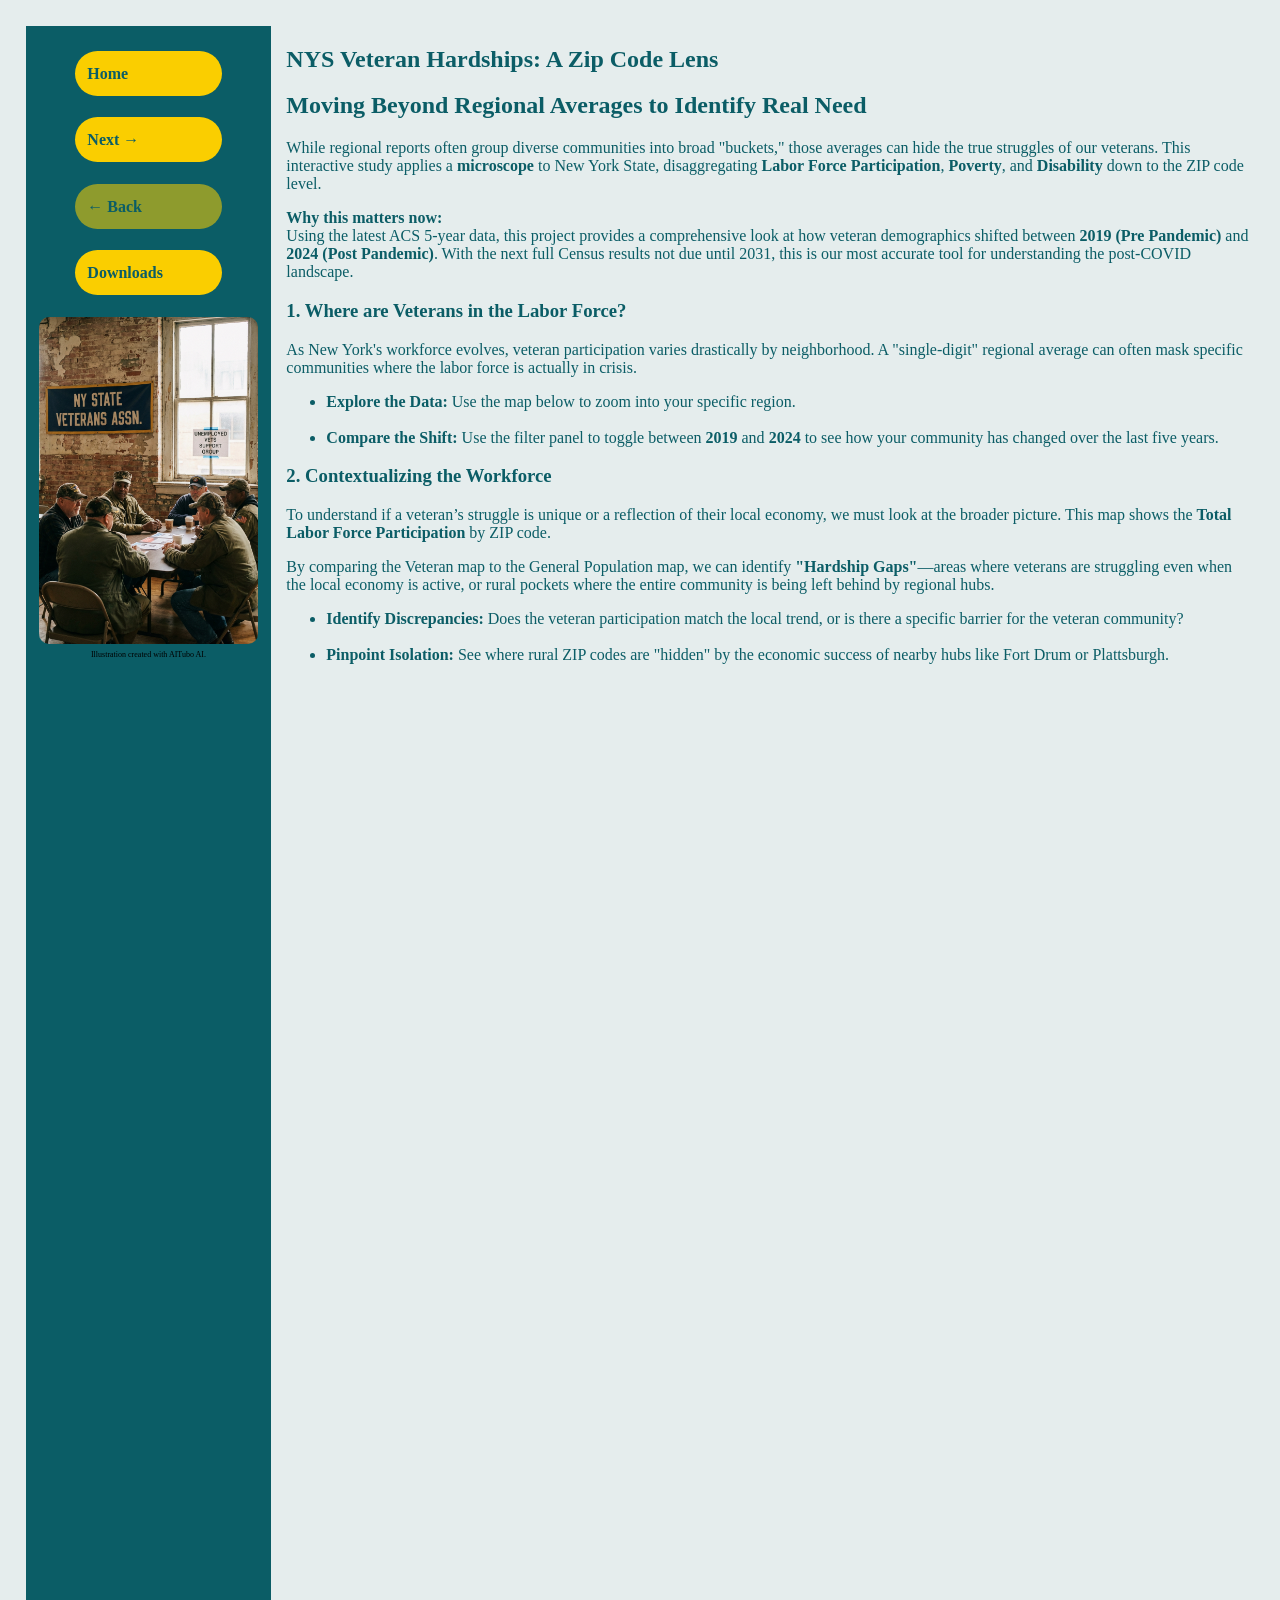
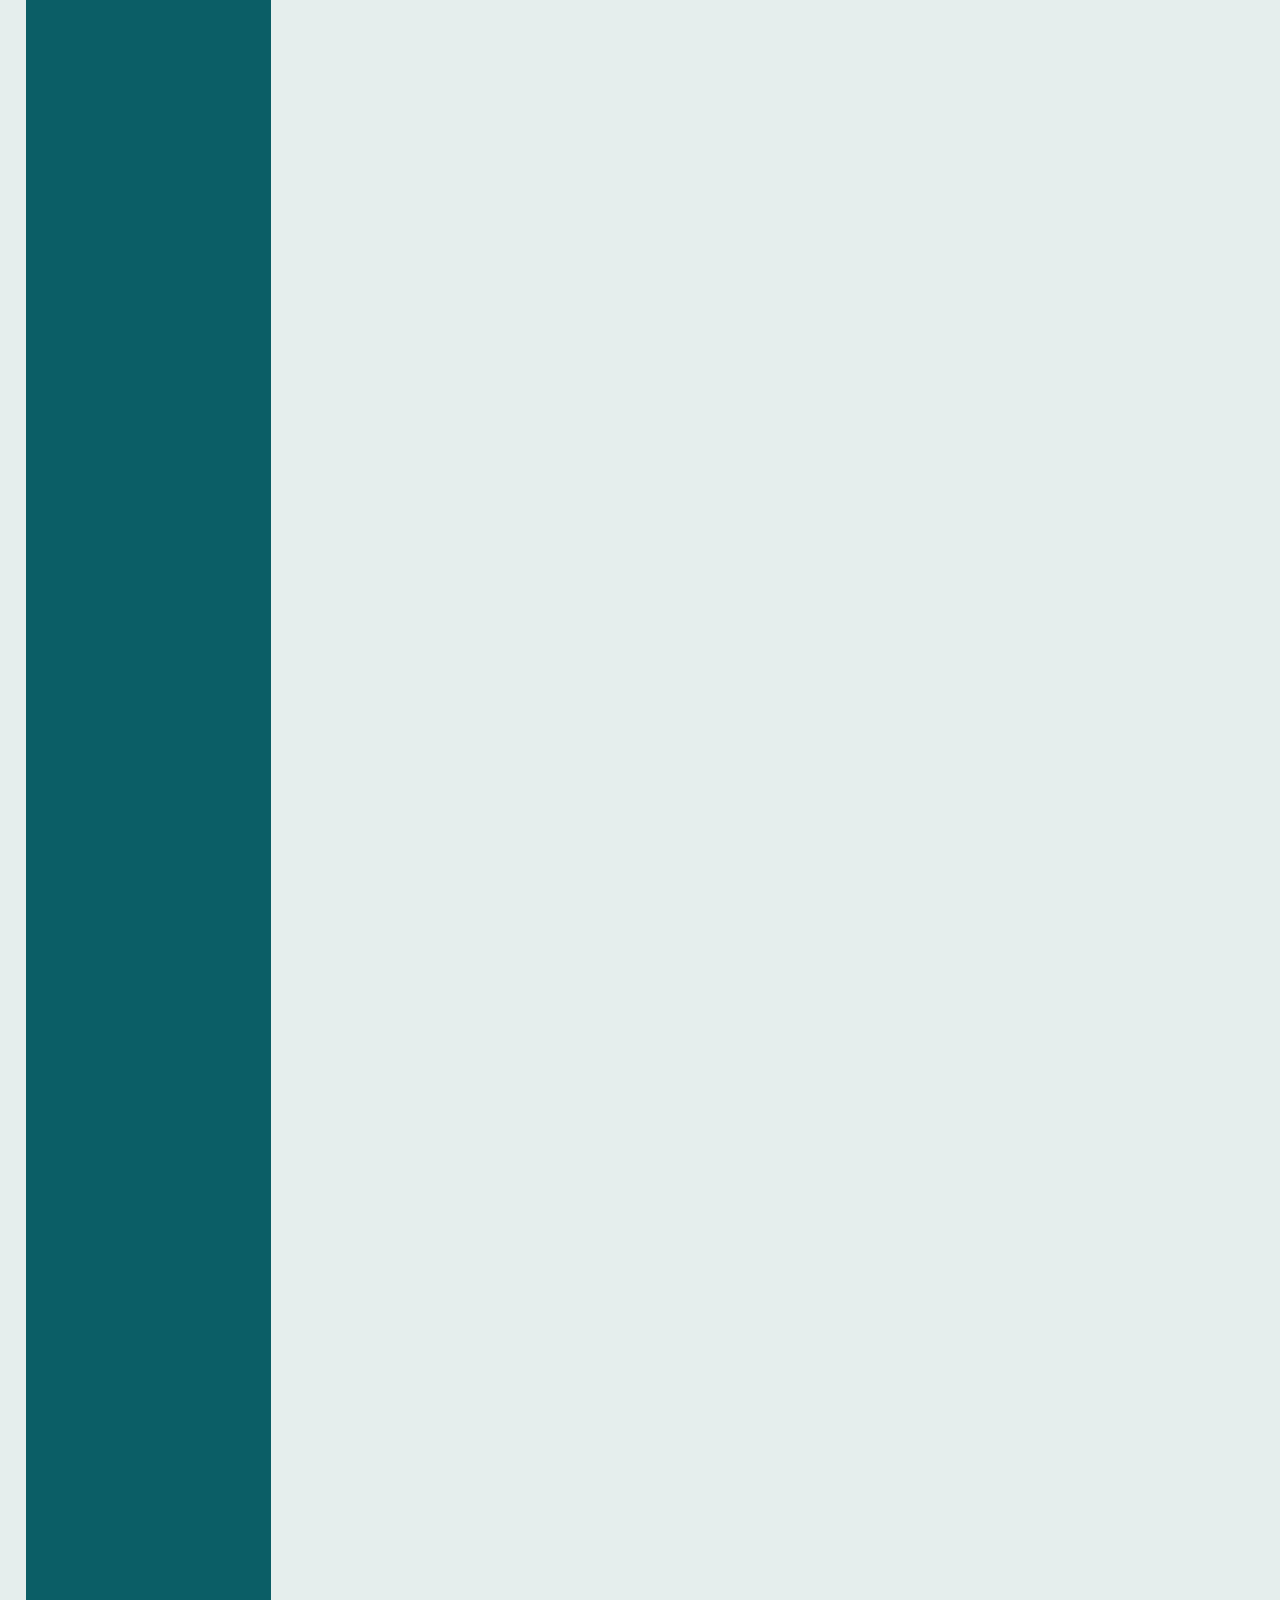
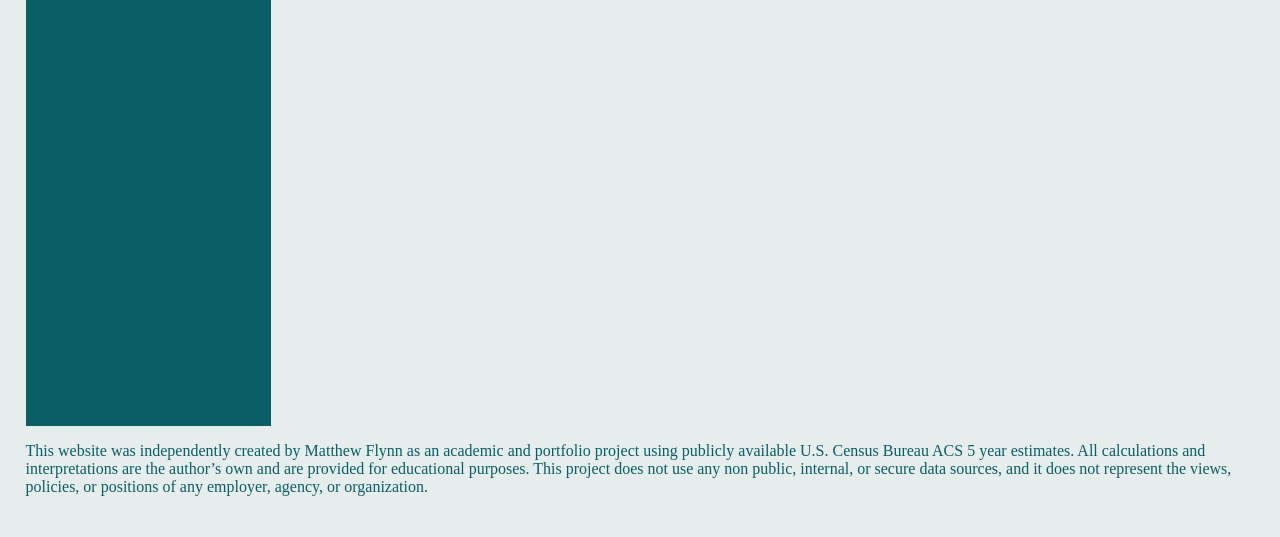
<file: index.htm>
<!DOCTYPE html>
<html lang="en">
<!-- This is a note in HTML -->

<head>
    <meta charset="UTF-8">
    <meta name="viewport" content="width=device-width, initial-scale=1.0">
    <title>NYS Veteran Hardships</title>
    <link rel="stylesheet" href="CSS/style.css">
    <script src="JS/nav.js"></script>
    <!-- meta tags for image credits on webpage -->
<meta name="image-credit-vet-table" content="AITubo AI - https://aitubo.ai/art/69a1b0d38880ed7246950c5f/">
</head>

<nav>
        <a href="index.htm">Home</a>
        <a href="NYS_Vet01.htm" onclick="goNext(); return false;">Next →</a>
          <!-- Back disabled on Home -->
         <a class="nav-disabled" href="#">← Back</a>
        <a href="#" onclick="goDownloads(); return false;">Downloads</a>

	<div class="nav-image-wrap">
		<img src="Images/Vet_Table.png" alt="Illustration of unemployed veterans sitting at a support group table." class="nav-image">
		<p class="image-credit">Illustration created with AITubo AI.</p>
	</div>
</nav>

	<section>
<h1>NYS Veteran Hardships: A Zip Code Lens</h1>
        <h2>Moving Beyond Regional Averages to Identify Real Need</h2>
        
        <p>While regional reports often group diverse communities into broad "buckets," those averages can hide the true struggles of our veterans. This interactive study applies a <strong>microscope</strong> to New York State, disaggregating <strong>Labor Force Participation</strong>, <strong>Poverty</strong>, and <strong>Disability</strong> down to the ZIP code level.</p>

        <p><strong>Why this matters now:</strong><br>
            Using the latest ACS 5-year data, this project provides a comprehensive look at how veteran demographics shifted between <strong>2019 (Pre Pandemic)</strong> and <strong>2024 (Post Pandemic)</strong>. With the next full Census results not due until 2031, this is our most accurate tool for understanding the post-COVID landscape.
        </p>

        <h3>1. Where are Veterans in the Labor Force?</h3>
        <p>As New York's workforce evolves, veteran participation varies drastically by neighborhood. A "single-digit" regional average can often mask specific communities where the labor force is actually in crisis.</p>

            <ul>
                <li><strong>Explore the Data:</strong> Use the map below to zoom into your specific region.</li>
                <br>
                <li><strong>Compare the Shift:</strong> Use the filter panel to toggle between <strong>2019</strong> and <strong>2024</strong> to see how your community has changed over the last five years.</li>
            </ul>
        <div class='tableauPlaceholder' id='viz1772211809970' style='position: relative'><noscript><a href='#'><img alt=' ' src='https:&#47;&#47;public.tableau.com&#47;static&#47;images&#47;RS&#47;RS6HH3BB7&#47;1_rss.png' style='border: none' /></a></noscript><object class='tableauViz'  style='display:none;'><param name='host_url' value='https%3A%2F%2Fpublic.tableau.com%2F' /> <param name='embed_code_version' value='3' /> <param name='path' value='shared&#47;RS6HH3BB7' /> <param name='toolbar' value='yes' /><param name='static_image' value='https:&#47;&#47;public.tableau.com&#47;static&#47;images&#47;RS&#47;RS6HH3BB7&#47;1.png' /> <param name='animate_transition' value='yes' /><param name='display_static_image' value='yes' /><param name='display_spinner' value='yes' /><param name='display_overlay' value='yes' /><param name='display_count' value='yes' /><param name='language' value='en-US' /></object></div>                <script type='text/javascript'>                    var divElement = document.getElementById('viz1772211809970');                    var vizElement = divElement.getElementsByTagName('object')[0];                    vizElement.style.width='100%';vizElement.style.height=(divElement.offsetWidth*0.75)+'px';                    var scriptElement = document.createElement('script');                    scriptElement.src = 'https://public.tableau.com/javascripts/api/viz_v1.js';                    vizElement.parentNode.insertBefore(scriptElement, vizElement);                </script>

   
    
            <h3>2. Contextualizing the Workforce</h3>
                    
                    <p>To understand if a veteran’s struggle is unique or a reflection of their local economy, we must look at the broader picture. This map shows the <strong>Total Labor Force Participation</strong> by ZIP code.</p>

                    <p>By comparing the Veteran map to the General Population map, we can identify <strong>"Hardship Gaps"</strong>—areas where veterans are struggling even when the local economy is active, or rural pockets where the entire community is being left behind by regional hubs.</p>

                    <ul>
                        <li><strong>Identify Discrepancies:</strong> Does the veteran participation match the local trend, or is there a specific barrier for the veteran community?</li>
                         <br>
                        <li><strong>Pinpoint Isolation:</strong> See where rural ZIP codes are "hidden" by the economic success of nearby hubs like Fort Drum or Plattsburgh.</li>
                    </ul>

         <div class='tableauPlaceholder' id='viz1772211514186' style='position: relative'><noscript><a href='#'><img alt=' ' src='https:&#47;&#47;public.tableau.com&#47;static&#47;images&#47;BD&#47;BDJKT27H5&#47;1_rss.png' style='border: none' /></a></noscript><object class='tableauViz'  style='display:none;'><param name='host_url' value='https%3A%2F%2Fpublic.tableau.com%2F' /> <param name='embed_code_version' value='3' /> <param name='path' value='shared&#47;BDJKT27H5' /> <param name='toolbar' value='yes' /><param name='static_image' value='https:&#47;&#47;public.tableau.com&#47;static&#47;images&#47;BD&#47;BDJKT27H5&#47;1.png' /> <param name='animate_transition' value='yes' /><param name='display_static_image' value='yes' /><param name='display_spinner' value='yes' /><param name='display_overlay' value='yes' /><param name='display_count' value='yes' /><param name='language' value='en-US' /></object></div>                <script type='text/javascript'>                    var divElement = document.getElementById('viz1772211514186');                    var vizElement = divElement.getElementsByTagName('object')[0];                    vizElement.style.width='100%';vizElement.style.height=(divElement.offsetWidth*0.75)+'px';                    var scriptElement = document.createElement('script');                    scriptElement.src = 'https://public.tableau.com/javascripts/api/viz_v1.js';                    vizElement.parentNode.insertBefore(scriptElement, vizElement);                </script>
    </section>

            <footer class="site-footer">
            <p>
                This website was independently created by Matthew Flynn as an academic and portfolio project using publicly available U.S. Census Bureau ACS 5 year estimates.
                All calculations and interpretations are the author’s own and are provided for educational purposes. This project does not use any non public, internal, or
                secure data sources, and it does not represent the views, policies, or positions of any employer, agency, or organization.
            </p>
</footer>
</body> 
</html>
</file>
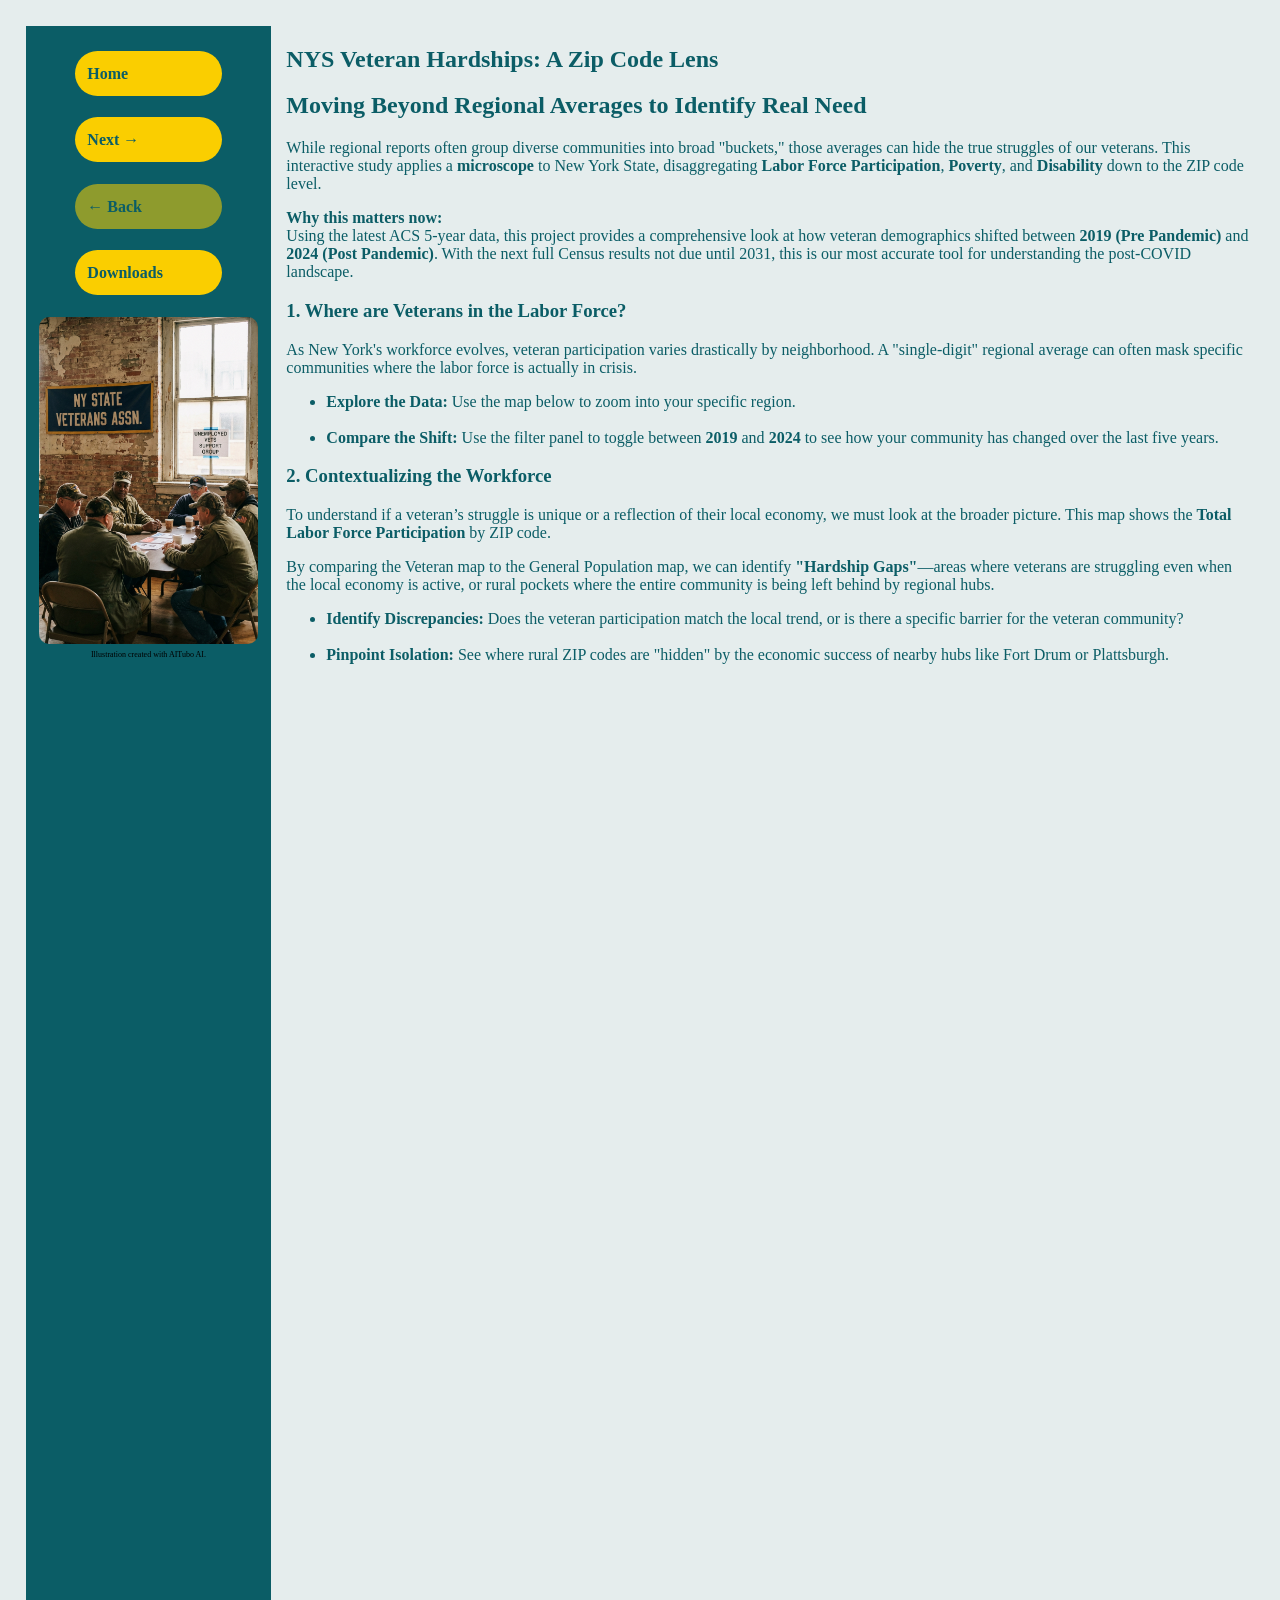
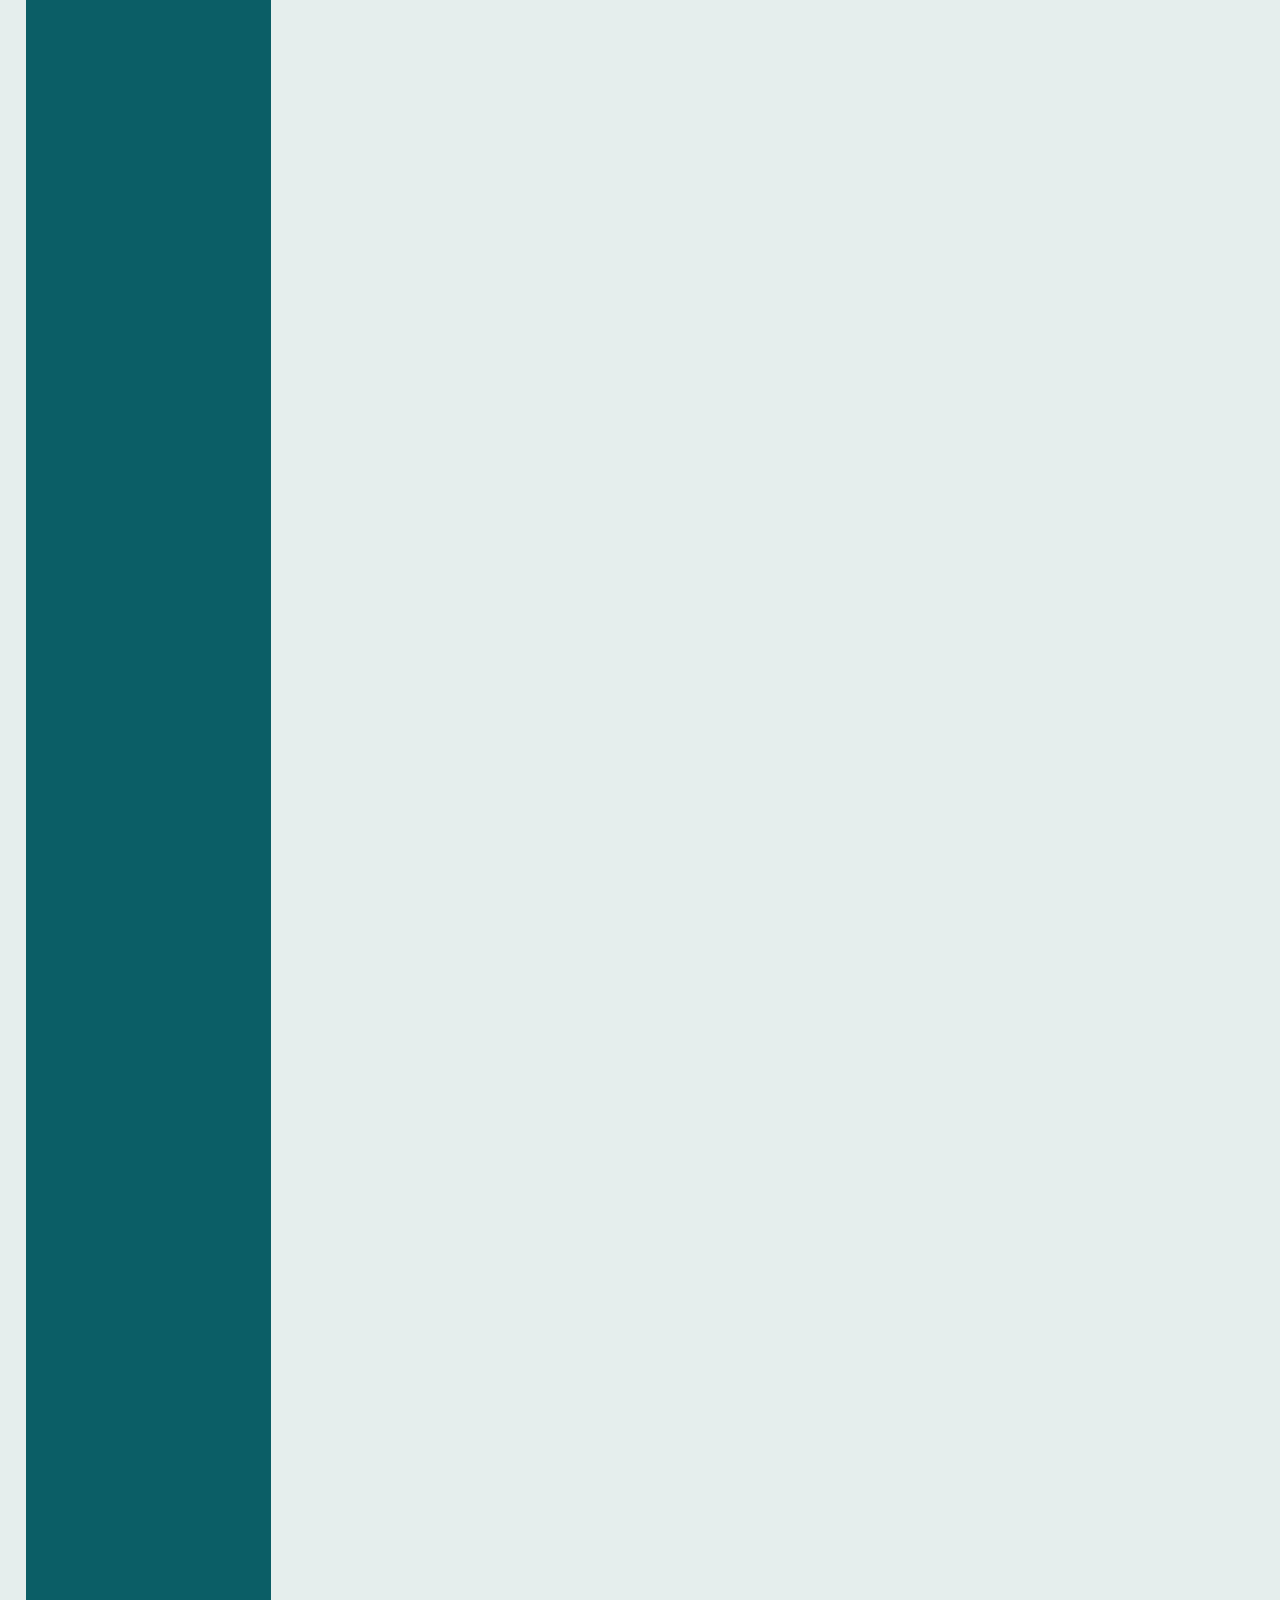
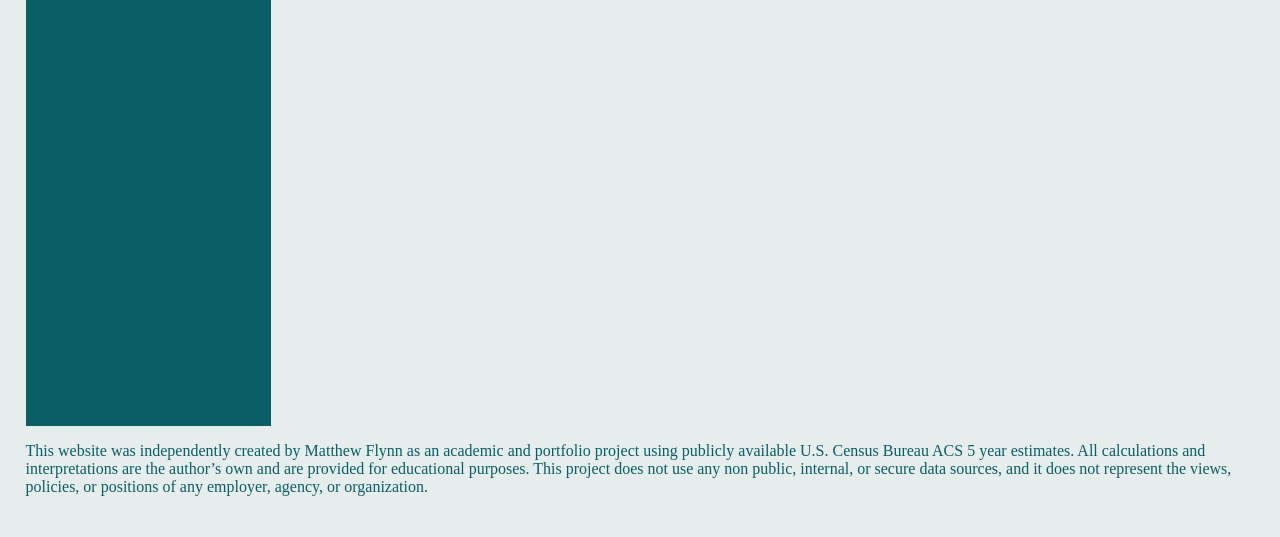
<file: index.html>
<!DOCTYPE html>
<!-- Github was having difficulties starting on a htm file, so this was the quickest way to resolve the error -->
<html lang="en">
<head>
  <meta charset="utf-8">
  <title>Redirecting...</title>
  <meta http-equiv="refresh" content="0; url=index.htm">
  <link rel="canonical" href="index.htm">
</head>
<body>
  <p>Redirecting to <a href="index.htm">index.htm</a>...</p>
</body>
</html>
</file>
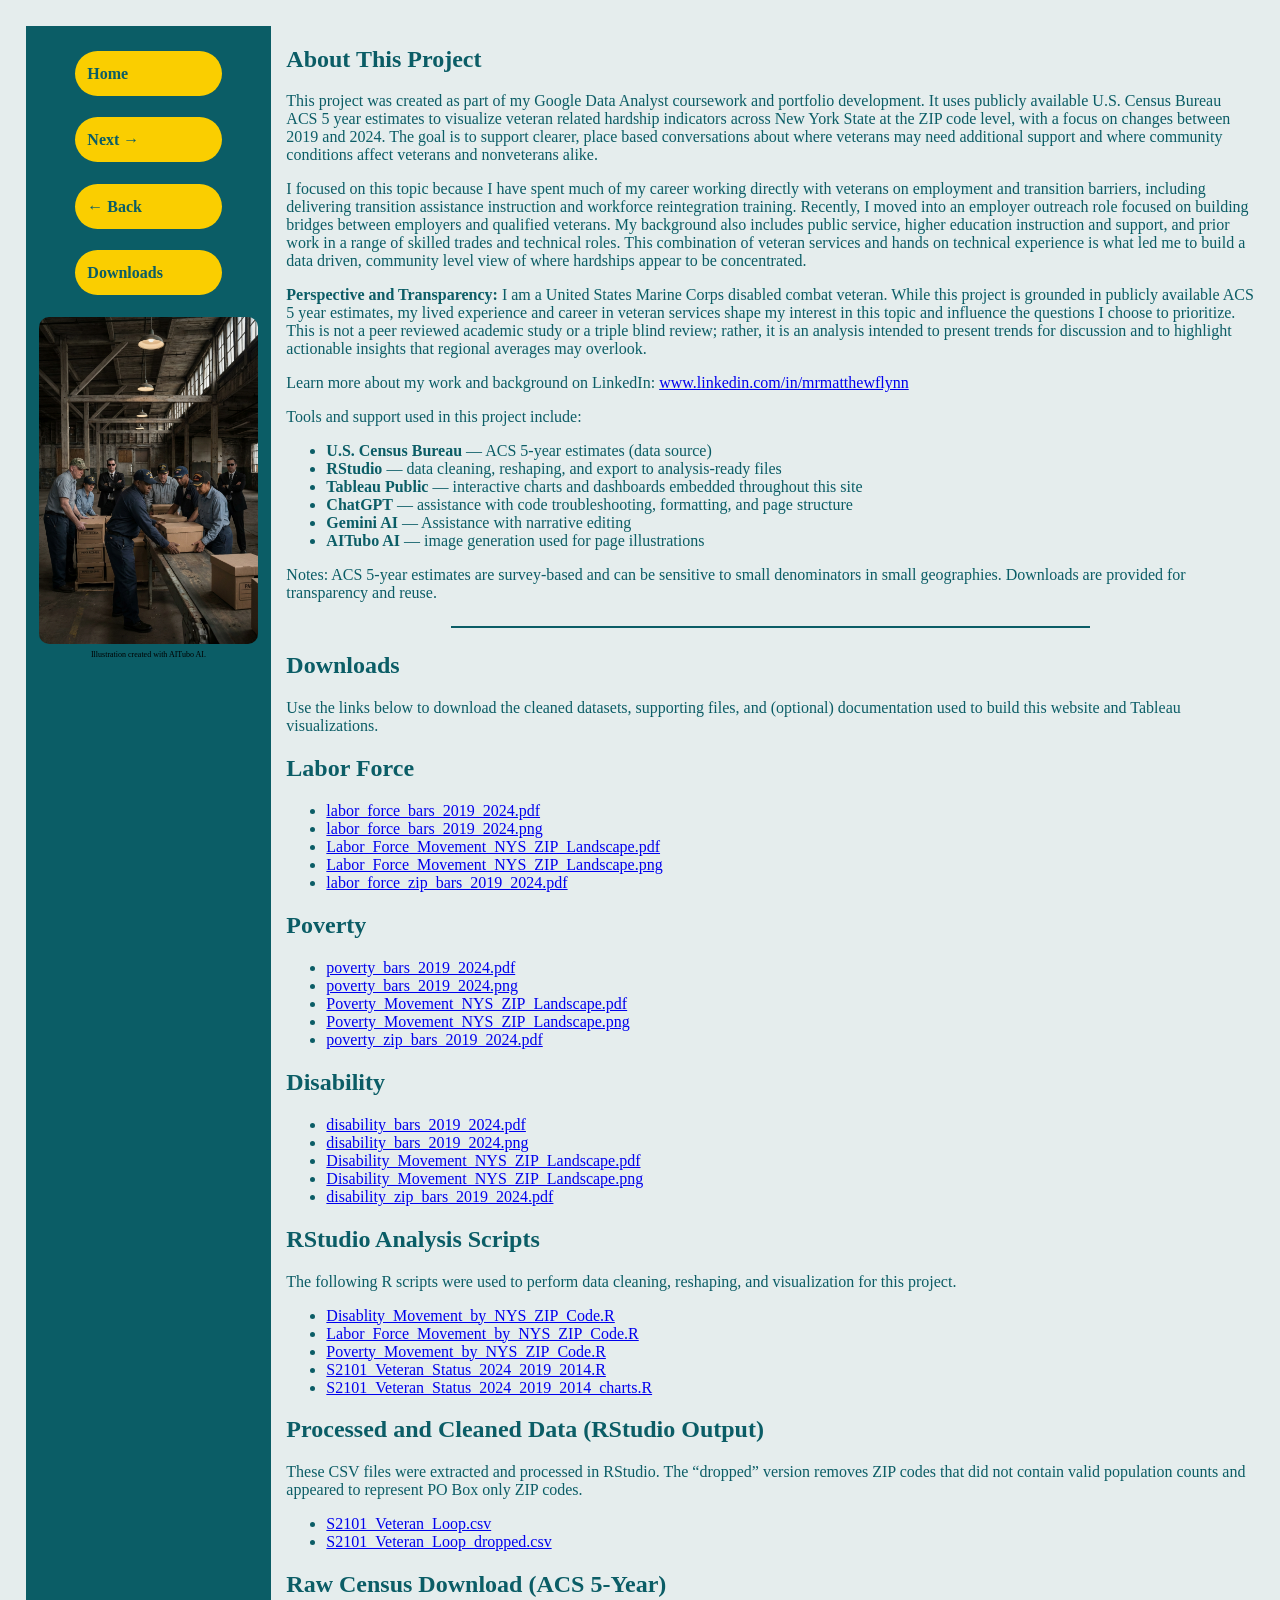
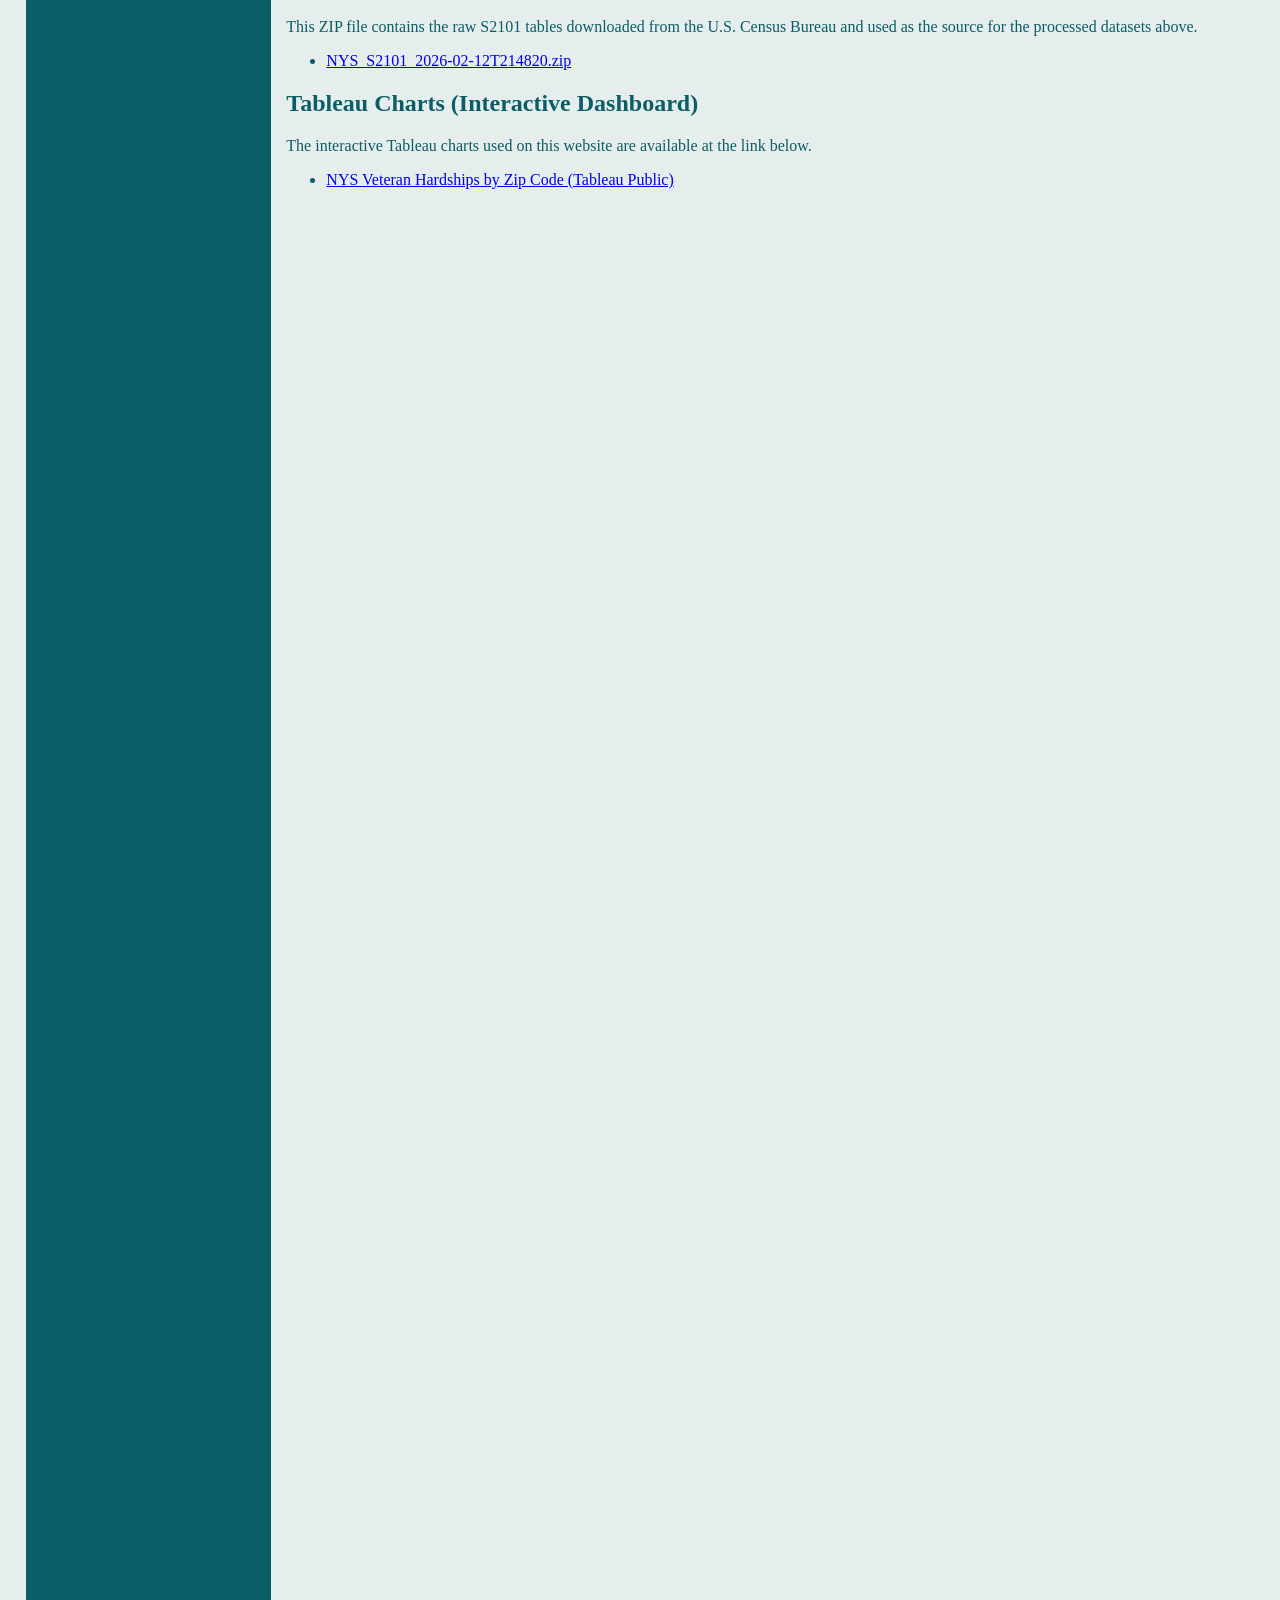
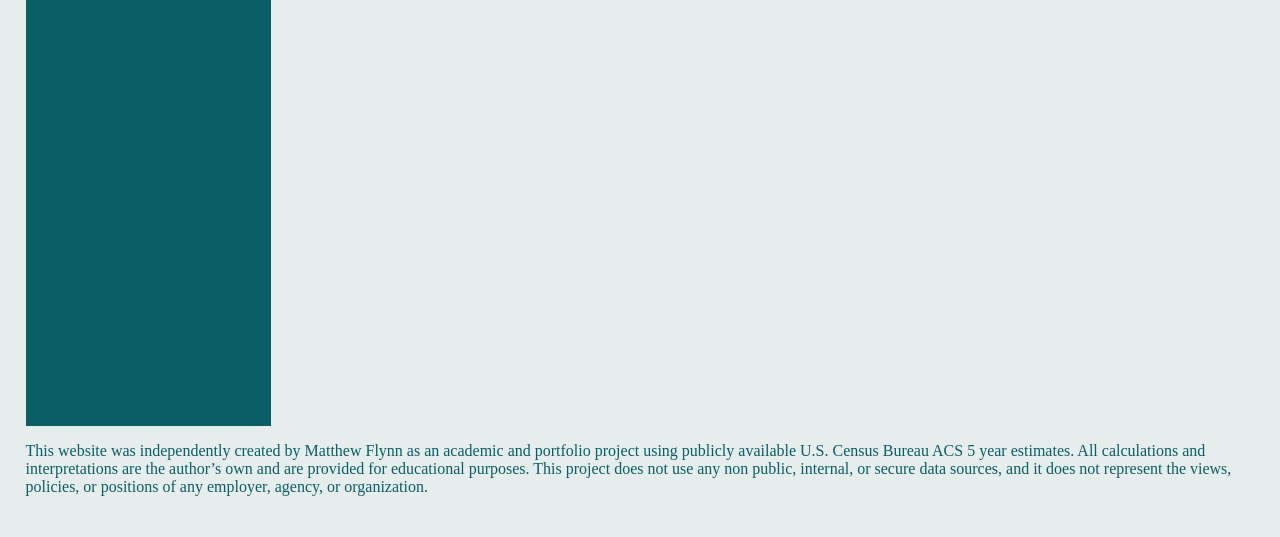
<file: downloads.htm>
<!DOCTYPE html>
<html lang="en">
<!-- Downloads page for NYS Veteran Hardships -->

<head>
    <meta charset="UTF-8">
    <meta name="viewport" content="width=device-width, initial-scale=1.0">
    <title>NYS Veteran Hardships - Downloads</title>
    <link rel="stylesheet" href="CSS/style.css">
    <script src="JS/nav.js" defer></script>
    <!-- meta tags for image credits on webpage -->
    <meta name="image-credit-vet-table" content="AITubo AI - https://aitubo.ai/art/69a1b0d38880ed7246950c5f/">
</head>

<nav>
    <a href="index.htm">Home</a>

    <!-- From downloads, Next should go to the page AFTER where you came from -->
    <a href="#" onclick="goNextFromDownloads(); return false;">Next →</a>

    <!-- From downloads, Back should return to the page you came from -->
    <a href="#" onclick="goBackFromDownloads(); return false;">← Back</a>

    <!-- If you’re already on downloads, this can just reload downloads without changing state -->
    <a href="downloads.htm">Downloads</a>

    <div class="nav-image-wrap">
        <img src="Images/Vet_download.png" alt="Illustration of unemployed veterans sitting at a support group table." class="nav-image">
        <p class="image-credit">Illustration created with AITubo AI.</p>
    </div>
</nav>

<section>
    	
    <h2>About This Project</h2>

    <p>
        This project was created as part of my Google Data Analyst coursework and portfolio development. It uses publicly available U.S. Census Bureau ACS 5 year
        estimates to visualize veteran related hardship indicators across New York State at the ZIP code level, with a focus on changes between 2019 and 2024.
        The goal is to support clearer, place based conversations about where veterans may need additional support and where community conditions affect veterans and
        nonveterans alike.
    </p>

    <p>
        I focused on this topic because I have spent much of my career working directly with veterans on employment and transition barriers, including delivering
        transition assistance instruction and workforce reintegration training. Recently, I moved into an employer outreach role focused on building bridges between
        employers and qualified veterans. My background also includes public service, higher education instruction and support, and prior work in a range of skilled
        trades and technical roles. This combination of veteran services and hands on technical experience is what led me to build a data driven, community level
        view of where hardships appear to be concentrated.
    </p>

    <p>
        <strong>Perspective and Transparency:</strong> I am a United States Marine Corps disabled combat veteran. While this project is grounded in publicly available 
        ACS 5 year estimates, my lived experience and career in veteran services shape my interest in this topic and influence the questions I choose to prioritize. 
        This is not a peer reviewed academic study or a triple blind review; rather, it is an analysis intended to present trends for discussion and to highlight 
        actionable insights that regional averages may overlook.
    </p>

    <p>
        Learn more about my work and background on LinkedIn:
        <a href="https://www.linkedin.com/in/mrmatthewflynn" target="_blank" rel="noopener">www.linkedin.com/in/mrmatthewflynn</a>
    </p>

    
    <p>
        Tools and support used in this project include:
    </p>

    <ul>
        <li><strong>U.S. Census Bureau</strong> — ACS 5-year estimates (data source)</li>
        <li><strong>RStudio</strong> — data cleaning, reshaping, and export to analysis-ready files</li>
        <li><strong>Tableau Public</strong> — interactive charts and dashboards embedded throughout this site</li>
        <li><strong>ChatGPT</strong> — assistance with code troubleshooting, formatting, and page structure</li>
        <li><strong>Gemini AI</strong> — Assistance with narrative editing</li>
        <li><strong>AITubo AI</strong> — image generation used for page illustrations</li>
    </ul>

    <p>
        Notes: ACS 5-year estimates are survey-based and can be sensitive to small denominators in small geographies.
        Downloads are provided for transparency and reuse.
    </p>
<hr class="section-divider">
    <h2>Downloads</h2>
    <p>
        Use the links below to download the cleaned datasets, supporting files, and (optional) documentation used to
        build this website and Tableau visualizations.
    </p>

  

        <h2>Labor Force</h2>
                    <ul>
                    <li><a href="Processed_Data/labor_force_bars_2019_2024.pdf" download>labor_force_bars_2019_2024.pdf</a></li>
                    <li><a href="Processed_Data/labor_force_bars_2019_2024.png" download>labor_force_bars_2019_2024.png</a></li>

                    <li><a href="Processed_Data/Labor_Force_Movement_NYS_ZIP_Landscape.pdf" download>Labor_Force_Movement_NYS_ZIP_Landscape.pdf</a></li>
                    <li><a href="Processed_Data/Labor_Force_Movement_NYS_ZIP_Landscape.png" download>Labor_Force_Movement_NYS_ZIP_Landscape.png</a></li>

                    <li><a href="Processed_Data/labor_force_zip_bars_2019_2024.pdf" download>labor_force_zip_bars_2019_2024.pdf</a></li>
                    </ul>

                    <h2>Poverty</h2>
                    <ul>
                    <li><a href="Processed_Data/poverty_bars_2019_2024.pdf" download>poverty_bars_2019_2024.pdf</a></li>
                    <li><a href="Processed_Data/poverty_bars_2019_2024.png" download>poverty_bars_2019_2024.png</a></li>

                    <li><a href="Processed_Data/Poverty_Movement_NYS_ZIP_Landscape.pdf" download>Poverty_Movement_NYS_ZIP_Landscape.pdf</a></li>
                    <li><a href="Processed_Data/Poverty_Movement_NYS_ZIP_Landscape.png" download>Poverty_Movement_NYS_ZIP_Landscape.png</a></li>

                    <li><a href="Processed_Data/poverty_zip_bars_2019_2024.pdf" download>poverty_zip_bars_2019_2024.pdf</a></li>
                    </ul>

                    <h2>Disability</h2>
                    <ul>
                    <li><a href="Processed_Data/disability_bars_2019_2024.pdf" download>disability_bars_2019_2024.pdf</a></li>
                    <li><a href="Processed_Data/disability_bars_2019_2024.png" download>disability_bars_2019_2024.png</a></li>

                    <li><a href="Processed_Data/Disability_Movement_NYS_ZIP_Landscape.pdf" download>Disability_Movement_NYS_ZIP_Landscape.pdf</a></li>
                    <li><a href="Processed_Data/Disability_Movement_NYS_ZIP_Landscape.png" download>Disability_Movement_NYS_ZIP_Landscape.png</a></li>

                    <li><a href="Processed_Data/disability_zip_bars_2019_2024.pdf" download>disability_zip_bars_2019_2024.pdf</a></li>
                    </ul>

                    <h2>RStudio Analysis Scripts</h2>
                    <p>
                        The following R scripts were used to perform data cleaning, reshaping, and visualization for this project.
                    </p>
                    <ul>
                        <li><a href="Code/Disablity_Movement_by_NYS_ZIP_Code.R" download>Disablity_Movement_by_NYS_ZIP_Code.R</a></li>
                        <li><a href="Code/Labor_Force_Movement_by_NYS_ZIP_Code.R" download>Labor_Force_Movement_by_NYS_ZIP_Code.R</a></li>
                        <li><a href="Code/Poverty_Movement_by_NYS_ZIP_Code.R" download>Poverty_Movement_by_NYS_ZIP_Code.R</a></li>
                        <li><a href="Code/S2101_Veteran_Status_2024_2019_2014.R" download>S2101_Veteran_Status_2024_2019_2014.R</a></li>
                        <li><a href="Code/S2101_Veteran_Status_2024_2019_2014_charts.R" download>S2101_Veteran_Status_2024_2019_2014_charts.R</a></li>
                    </ul>
                    
                    <h2>Processed and Cleaned Data (RStudio Output)</h2>
                    <p>
                    These CSV files were extracted and processed in RStudio. The “dropped” version removes ZIP codes that did not contain valid population counts and appeared
                    to represent PO Box only ZIP codes.
                    </p>
                    <ul>
                    <li><a href="Processed_Data/S2101_Veteran_Loop.csv" download>S2101_Veteran_Loop.csv</a></li>
                    <li><a href="Processed_Data/S2101_Veteran_Loop_dropped.csv" download>S2101_Veteran_Loop_dropped.csv</a></li>
                    </ul>


                    <h2>Raw Census Download (ACS 5-Year)</h2>
                    <p>
                    This ZIP file contains the raw S2101 tables downloaded from the U.S. Census Bureau and used as the source for the processed datasets above.
                    </p>
                    <ul>
                    <li><a href="RawData/NYS_S2101_2026-02-12T214820.zip" download>NYS_S2101_2026-02-12T214820.zip</a></li>
                    </ul>

                    <h2>Tableau Charts (Interactive Dashboard)</h2>
                        <p>
                        The interactive Tableau charts used on this website are available at the link below.
                        </p>
                        <ul>
                        <li><a href="https://public.tableau.com/views/NYSVeteranHardshipsbyZipCode/Dashboard1?:language=en-US&:sid=&:redirect=auth&:display_count=n&:origin=viz_share_link" target="_blank" rel="noopener">NYS Veteran Hardships by Zip Code (Tableau Public)</a></li>
                        </ul>

 

</section>

            <footer class="site-footer">
            <p>
                This website was independently created by Matthew Flynn as an academic and portfolio project using publicly available U.S. Census Bureau ACS 5 year estimates.
                All calculations and interpretations are the author’s own and are provided for educational purposes. This project does not use any non public, internal, or
                secure data sources, and it does not represent the views, policies, or positions of any employer, agency, or organization.
            </p>
</footer>
</body> 
</html>
</file>
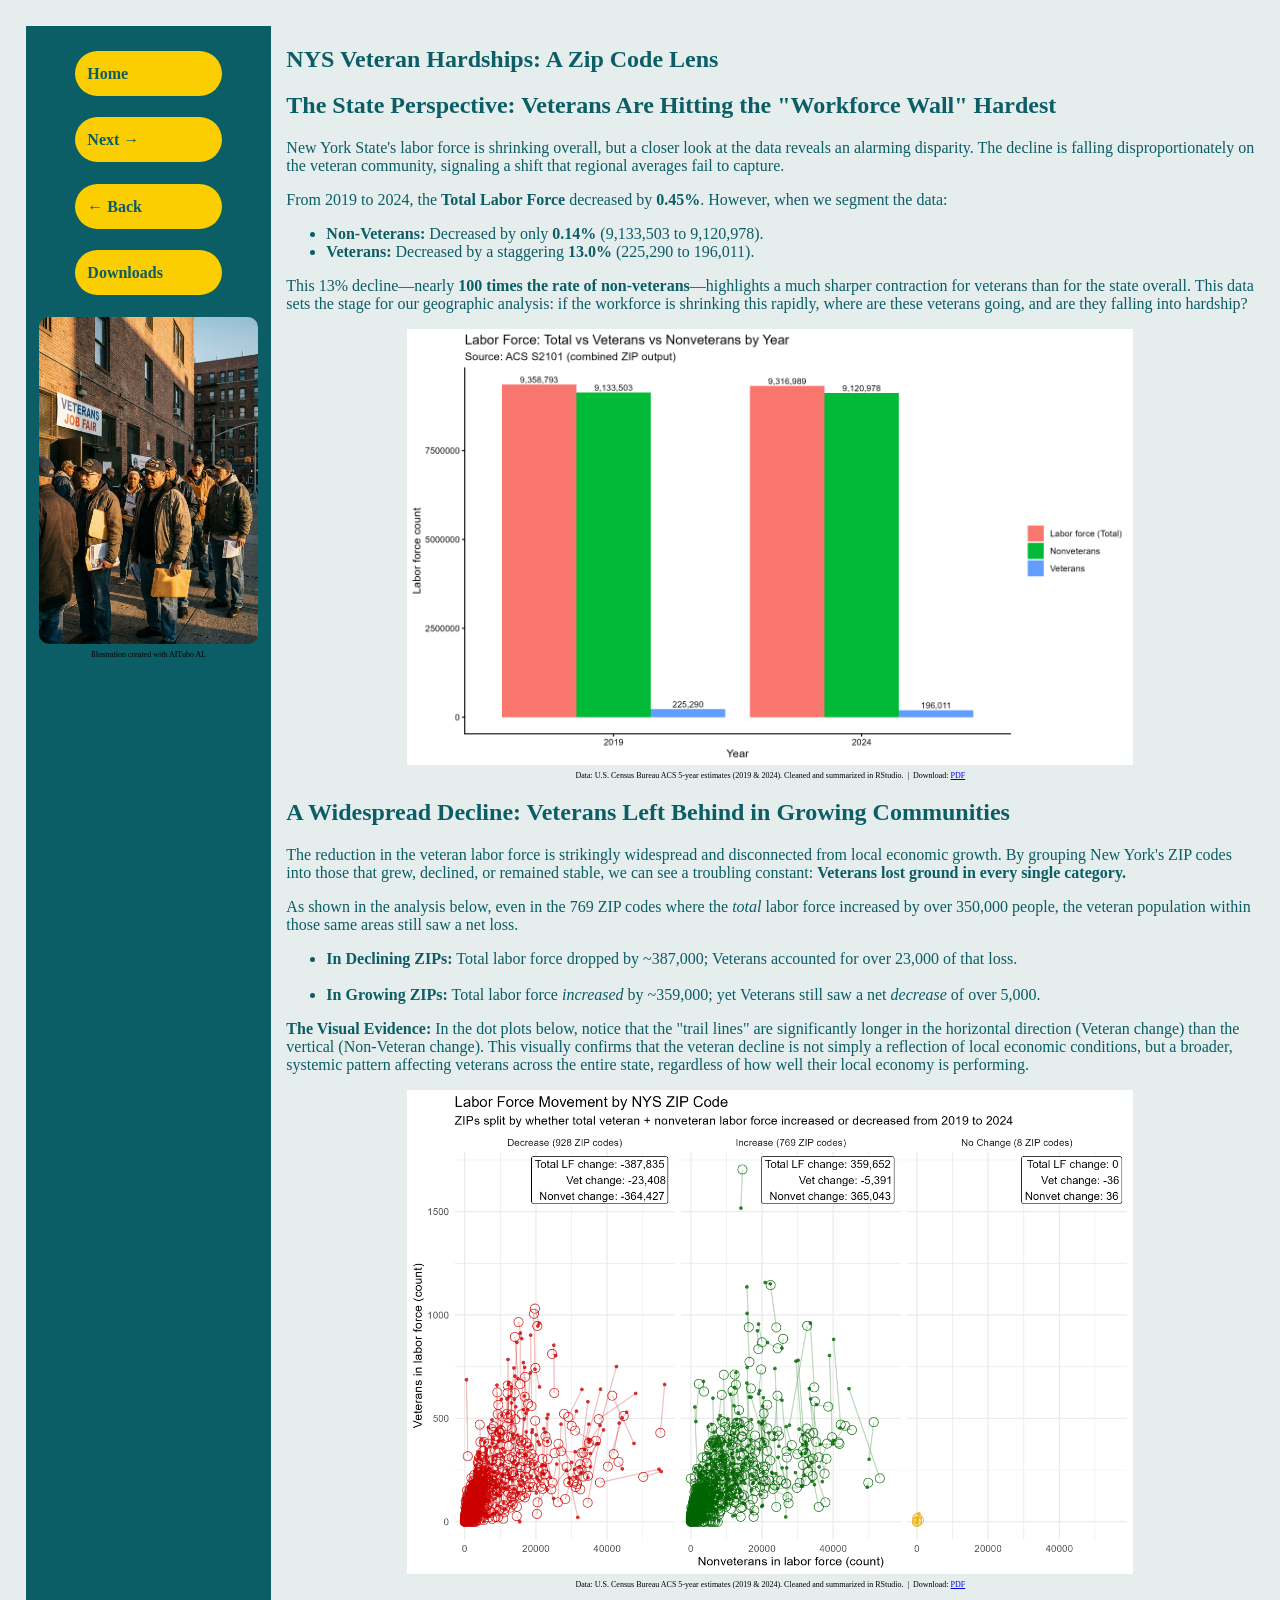
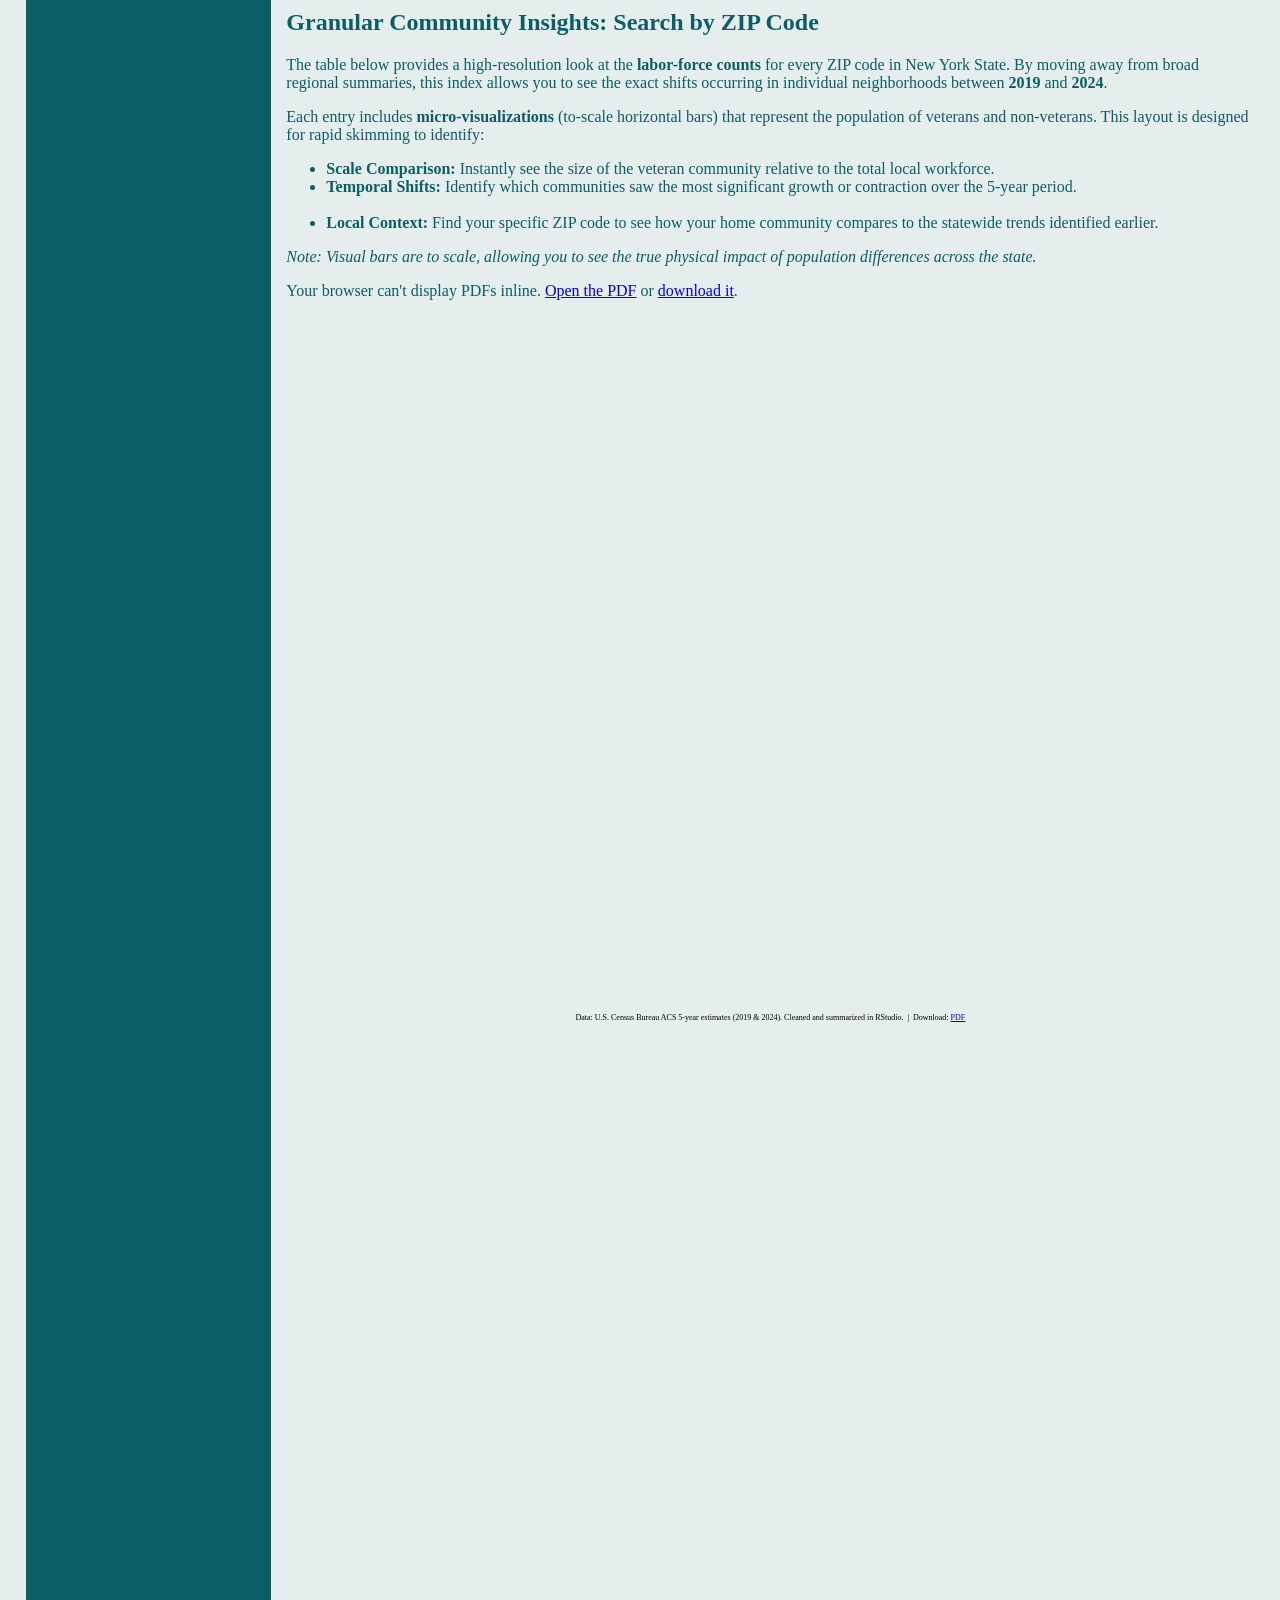
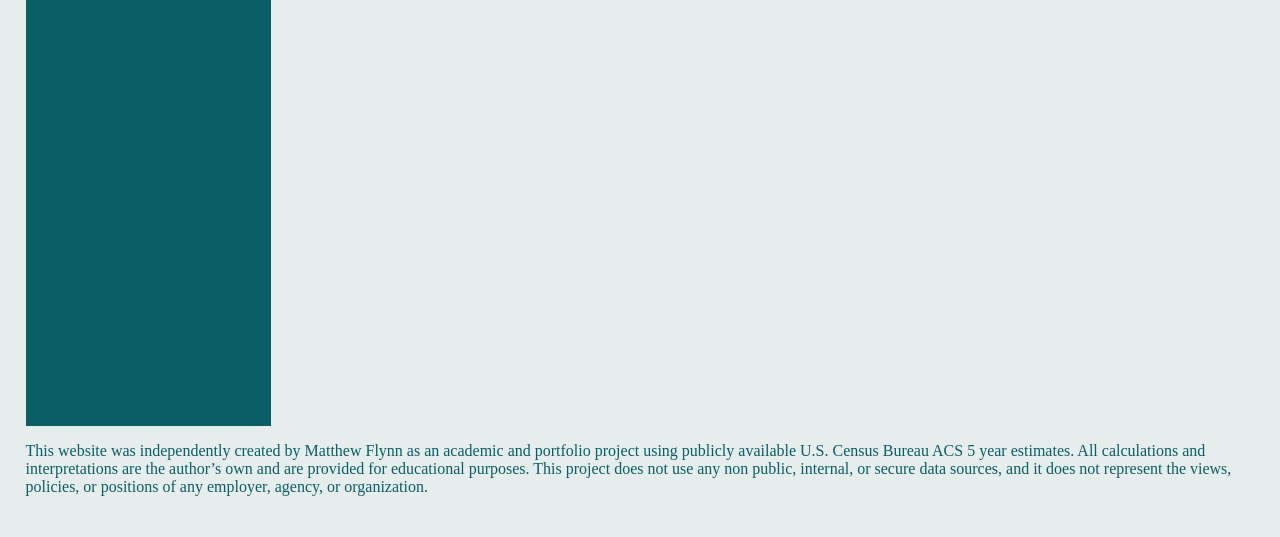
<file: NYS_Vet01.htm>
<!DOCTYPE html>
<html lang="en">
<!-- This is a note in HTML -->

<head>
    <meta charset="UTF-8">
    <meta name="viewport" content="width=device-width, initial-scale=1.0">
    <title>NYS Veteran Hardships</title>
    <link rel="stylesheet" href="CSS/style.css">

    <!-- meta tags for image credits on webpage -->
    <meta name="image-credit-vet-table" content="AITubo AI - https://aitubo.ai/art/69a1b0d38880ed7246950c5f/">

    <script src="JS/nav.js"></script>
</head>

<body>
    <nav>
        <a href="index.htm">Home</a>
        <a href="#" onclick="goNext(); return false;">Next →</a>
        <a href="#" onclick="goBack(); return false;">← Back</a>
        <a href="#" onclick="goDownloads(); return false;">Downloads</a>
    
    	<div class="nav-image-wrap">
		<img src="Images/Vet_JobFair.png" alt="Illustration of unemployed veterans sitting at a support group table." class="nav-image">
		<p class="image-credit">Illustration created with AITubo AI.</p>
	</div>
    </nav>

    <section>


    <h1>NYS Veteran Hardships: A Zip Code Lens</h1>
        <h2>The State Perspective: Veterans Are Hitting the "Workforce Wall" Hardest</h2>
        
        <p>
            New York State's labor force is shrinking overall, but a closer look at the data reveals an alarming disparity. The decline is falling disproportionately on the veteran community, signaling a shift that regional averages fail to capture.
        </p>

        <p>
            From 2019 to 2024, the <strong>Total Labor Force</strong> decreased by <strong>0.45%</strong>. However, when we segment the data:
        </p>

        <ul>
            <li><strong>Non-Veterans:</strong> Decreased by only <strong>0.14%</strong> (9,133,503 to 9,120,978).</li>
            <li><strong>Veterans:</strong> Decreased by a staggering <strong>13.0%</strong> (225,290 to 196,011).</li>
        </ul>

        <p>
            This 13% decline—nearly <strong>100 times the rate of non-veterans</strong>—highlights a much sharper contraction for veterans than for the state overall. This data sets the stage for our geographic analysis: if the workforce is shrinking this rapidly, where are these veterans going, and are they falling into hardship?
        </p>

        <div class="chart-wrap">
        <img class="chart-img"
       src="Processed_Data/labor_force_bars_2019_2024.png"
       alt="Labor force bars 2019 vs 2024">
        <p class="image-credit">
              Data: U.S. Census Bureau ACS 5-year estimates (2019 &amp; 2024). Cleaned and summarized in RStudio.
                &nbsp;|&nbsp; Download: <a href="Processed_Data/labor_force_bars_2019_2024.pdf" target="_blank" rel="noopener">PDF</a>
            </p>
        </div>


        <h2>A Widespread Decline: Veterans Left Behind in Growing Communities</h2>
        
        <p>
            The reduction in the veteran labor force is strikingly widespread and disconnected from local economic growth. By grouping New York's ZIP codes into those that grew, declined, or remained stable, we can see a troubling constant: <strong>Veterans lost ground in every single category.</strong>
        </p>

        <p>
            As shown in the analysis below, even in the 769 ZIP codes where the <em>total</em> labor force increased by over 350,000 people, the veteran population within those same areas still saw a net loss.
        </p>

        <ul>
            <li><strong>In Declining ZIPs:</strong> Total labor force dropped by ~387,000; Veterans accounted for over 23,000 of that loss.</li>
            <br>
            <li><strong>In Growing ZIPs:</strong> Total labor force <em>increased</em> by ~359,000; yet Veterans still saw a net <em>decrease</em> of over 5,000.</li>
        </ul>

        <p>
            <strong>The Visual Evidence:</strong> In the dot plots below, notice that the "trail lines" are significantly longer in the horizontal direction (Veteran change) than the vertical (Non-Veteran change). This visually confirms that the veteran decline is not simply a reflection of local economic conditions, but a broader, systemic pattern affecting veterans across the entire state, regardless of how well their local economy is performing.
        </p>
    
        <div class="chart-wrap">
        <img class="chart-img"
       src="Processed_Data/Labor_Force_Movement_NYS_ZIP_Landscape.png"
       alt="Labor force movement 2019 vs 2024">
        <p class="image-credit">
              Data: U.S. Census Bureau ACS 5-year estimates (2019 &amp; 2024). Cleaned and summarized in RStudio.
                &nbsp;|&nbsp; Download: <a href="Processed_Data/Labor_Force_Movement_NYS_ZIP_Landscape.pdf" target="_blank" rel="noopener">PDF</a>
            </p>
        </div>


   
        <h2>Granular Community Insights: Search by ZIP Code</h2>
        
        <p>
            The table below provides a high-resolution look at the <strong>labor-force counts</strong> for every ZIP code in New York State. By moving away from broad regional summaries, this index allows you to see the exact shifts occurring in individual neighborhoods between <strong>2019</strong> and <strong>2024</strong>.
        </p>

        <p>
            Each entry includes <strong>micro-visualizations</strong> (to-scale horizontal bars) that represent the population of veterans and non-veterans. This layout is designed for rapid skimming to identify:
        </p>

        <ul>
            <li><strong>Scale Comparison:</strong> Instantly see the size of the veteran community relative to the total local workforce.</li>
            
            <li><strong>Temporal Shifts:</strong> Identify which communities saw the most significant growth or contraction over the 5-year period.</li>
            <br>
            <li><strong>Local Context:</strong> Find your specific ZIP code to see how your home community compares to the statewide trends identified earlier.</li>
        </ul>

        <p><em>Note: Visual bars are to scale, allowing you to see the true physical impact of population differences across the state.</em></p>

        <object class="pdf-viewer"
        data="Processed_Data/labor_force_zip_bars_2019_2024.pdf"
        type="application/pdf">
        <p>
        Your browser can't display PDFs inline.
        <a href="Processed_Data/labor_force_zip_bars_2019_2024.pdf" target="_blank" rel="noopener">Open the PDF</a>
        or <a href="Processed_Data/labor_force_zip_bars_2019_2024.pdf" download>download it</a>.
    </p>

    </object>       
                <p class="image-credit">
              Data: U.S. Census Bureau ACS 5-year estimates (2019 &amp; 2024). Cleaned and summarized in RStudio.
                &nbsp;|&nbsp; Download: <a href="Processed_Data/labor_force_zip_bars_2019_2024.pdf"
                 target="_blank" rel="noopener">PDF</a>
            </p> 
    </section>
            <footer class="site-footer">
            <p>
                This website was independently created by Matthew Flynn as an academic and portfolio project using publicly available U.S. Census Bureau ACS 5 year estimates.
                All calculations and interpretations are the author’s own and are provided for educational purposes. This project does not use any non public, internal, or
                secure data sources, and it does not represent the views, policies, or positions of any employer, agency, or organization.
            </p>
</footer>
</body> 
</html>
</file>
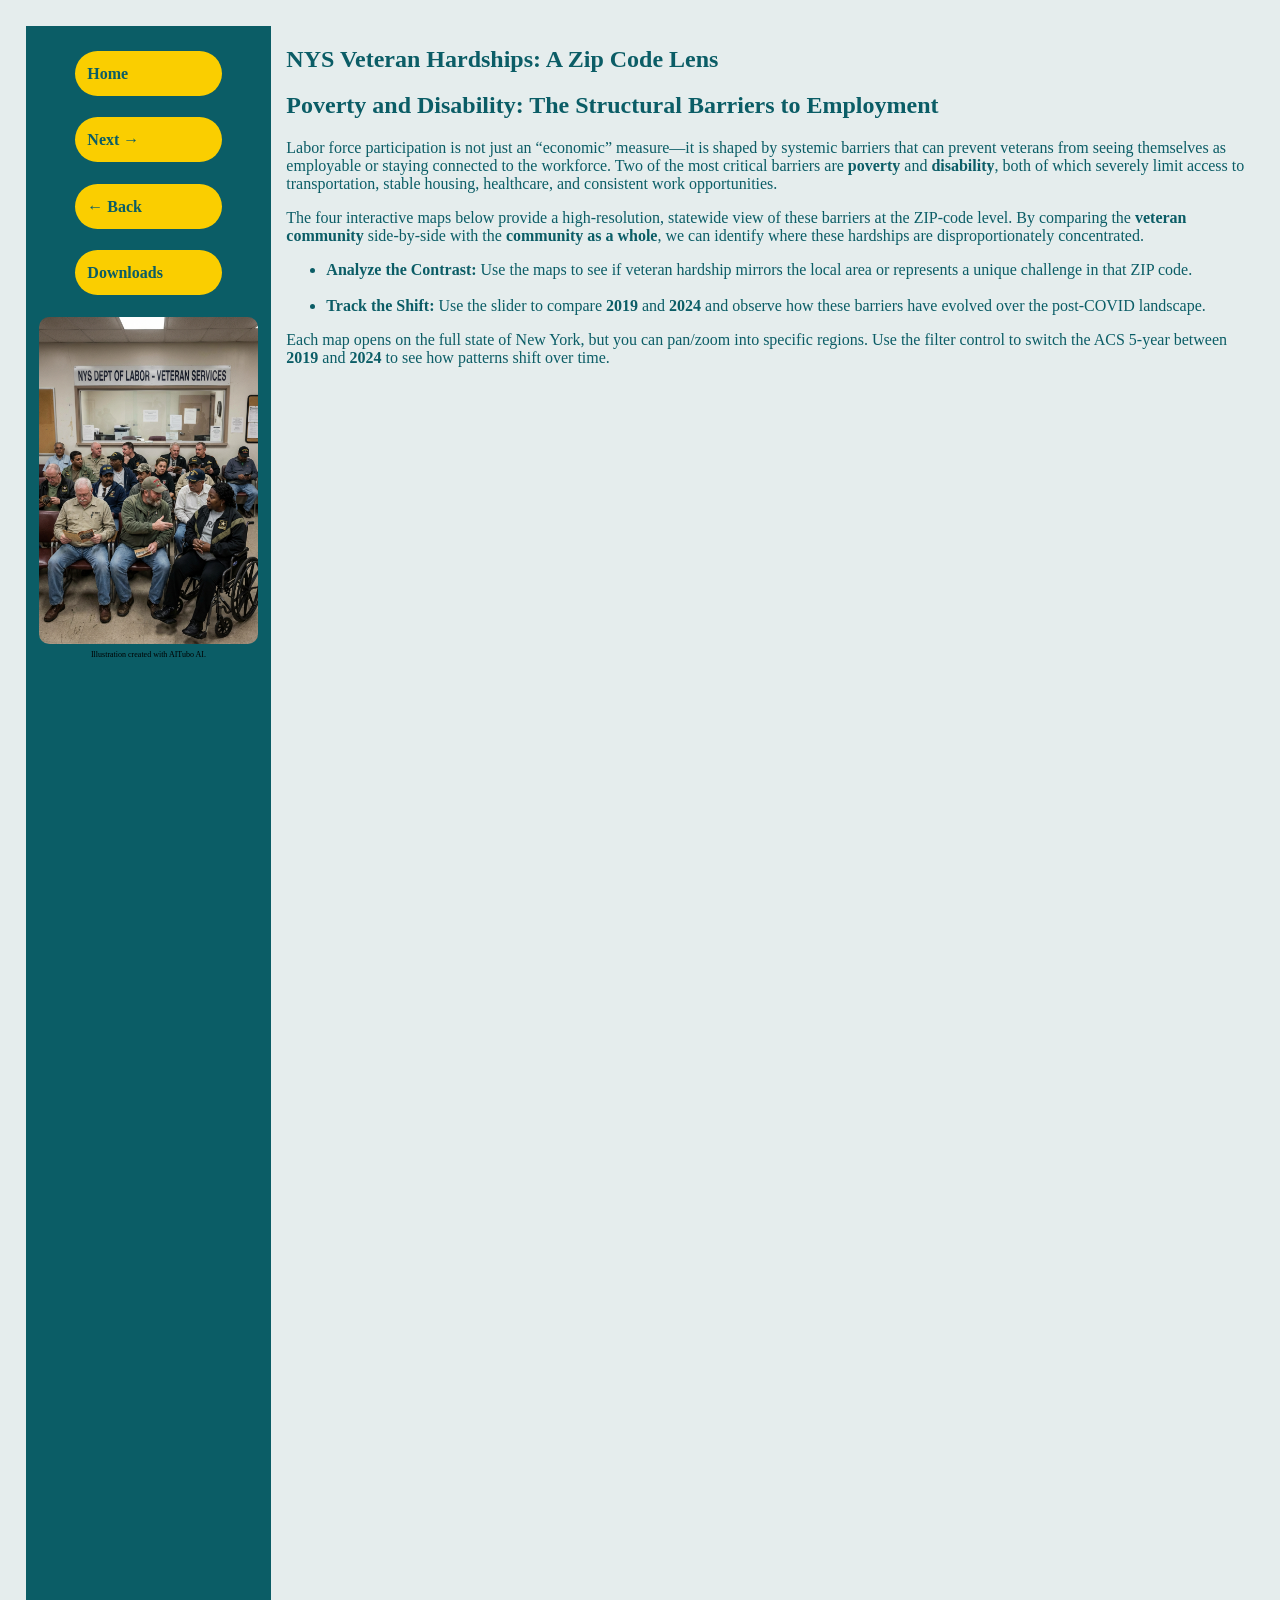
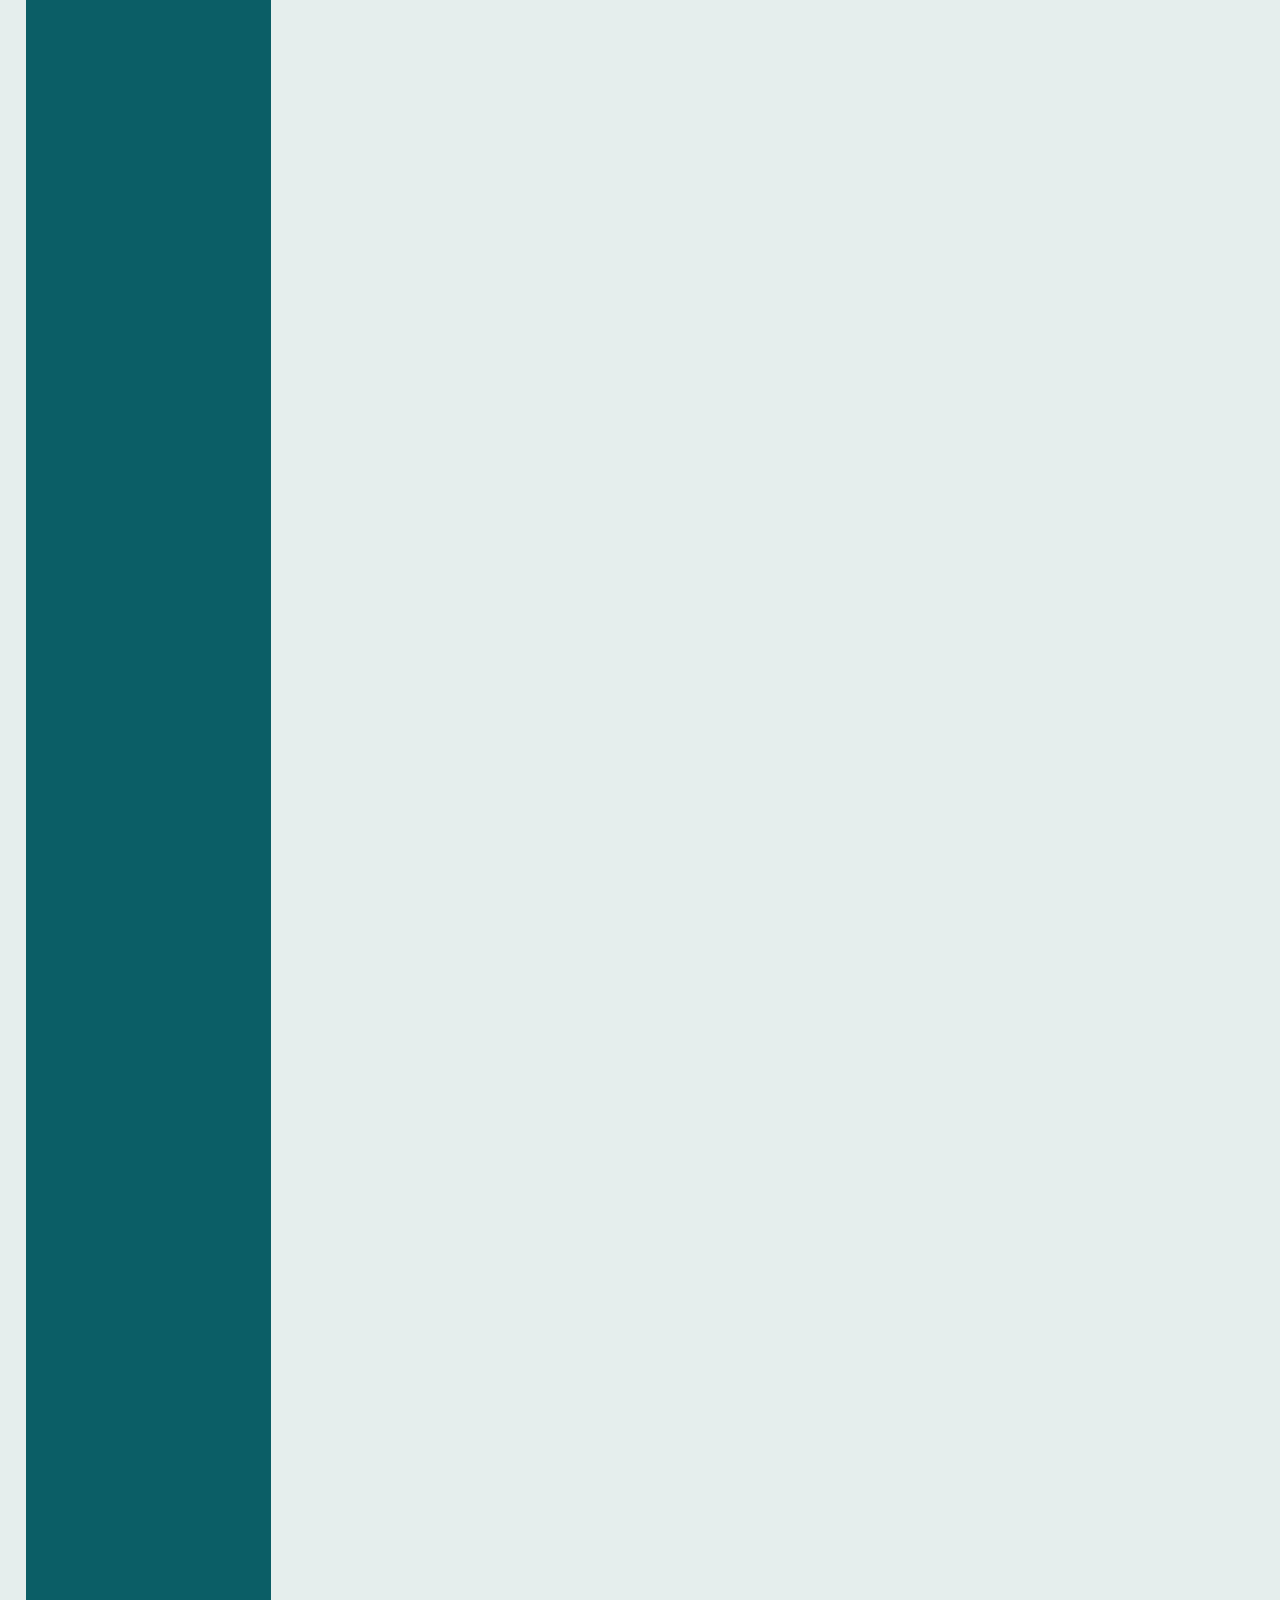
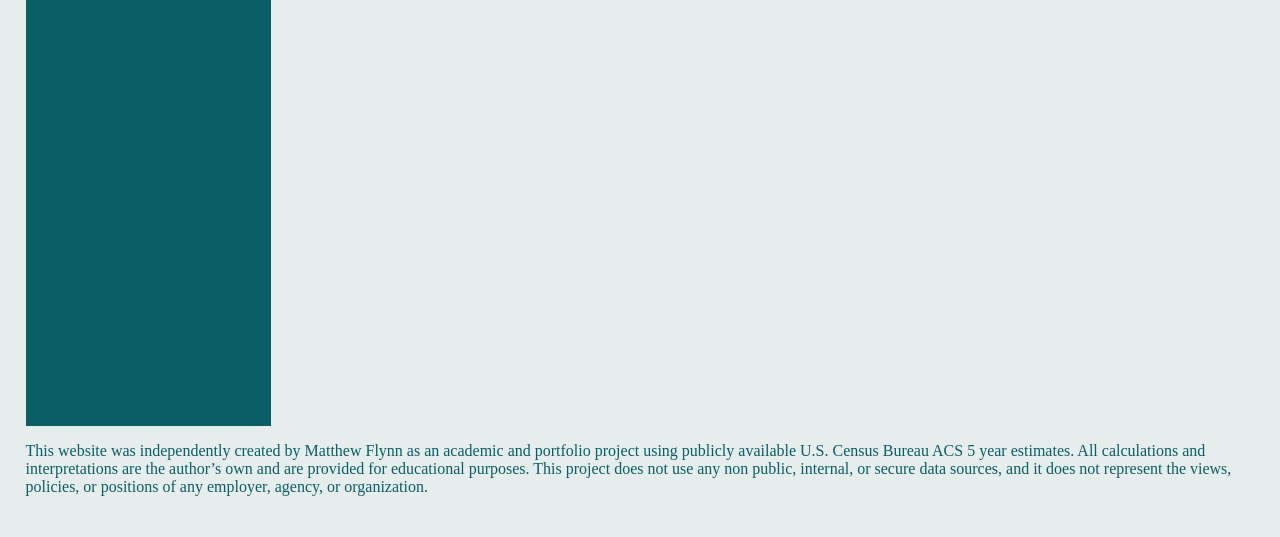
<file: NYS_Vet02.htm>
<!DOCTYPE html>
<html lang="en">
<!-- This is a note in HTML -->

<head>
    <meta charset="UTF-8">
    <meta name="viewport" content="width=device-width, initial-scale=1.0">
    <title>NYS Veteran Hardships</title>
    <link rel="stylesheet" href="CSS/style.css">

    <!-- meta tags for image credits on webpage -->
    <meta name="image-credit-vet-table" content="AITubo AI - https://aitubo.ai/art/69a1b0d38880ed7246950c5f/">

    <script src="JS/nav.js"></script>
</head>

<body>
    <nav>
        <a href="index.htm">Home</a>
        <a href="#" onclick="goNext(); return false;">Next →</a>
        <a href="#" onclick="goBack(); return false;">← Back</a>
        <a href="#" onclick="goDownloads(); return false;">Downloads</a>
    
    	<div class="nav-image-wrap">
		<img src="Images/Vet_WaitingRoom.png" alt="Illustration of unemployed veterans sitting at a support group table." class="nav-image">
		<p class="image-credit">Illustration created with AITubo AI.</p>
	</div>
    </nav>  
    <section>


    <h1>NYS Veteran Hardships: A Zip Code Lens</h1>
        <h2>Poverty and Disability: The Structural Barriers to Employment</h2>
        
        <p>
            Labor force participation is not just an “economic” measure—it is shaped by systemic barriers that can prevent veterans from seeing themselves as employable or staying connected to the workforce. Two of the most critical barriers are <strong>poverty</strong> and <strong>disability</strong>, both of which severely limit access to transportation, stable housing, healthcare, and consistent work opportunities.
        </p>

        <p>
            The four interactive maps below provide a high-resolution, statewide view of these barriers at the ZIP-code level. By comparing the <strong>veteran community</strong> side-by-side with the <strong>community as a whole</strong>, we can identify where these hardships are disproportionately concentrated.
        </p>

        <ul>
            <li><strong>Analyze the Contrast:</strong> Use the maps to see if veteran hardship mirrors the local area or represents a unique challenge in that ZIP code.</li>
            <br>
            <li><strong>Track the Shift:</strong> Use the slider to compare <strong>2019</strong> and <strong>2024</strong> and observe how these barriers have evolved over the post-COVID landscape.</li>
        </ul>

   <div class='tableauPlaceholder' id='viz1772764770349' style='position: relative'><noscript><a href='#'><img alt=' ' src='https:&#47;&#47;public.tableau.com&#47;static&#47;images&#47;NY&#47;NYSVeteranHardshipsbyZipCode&#47;Dashboard1&#47;1_rss.png' style='border: none' /></a></noscript><object class='tableauViz'  style='display:none;'><param name='host_url' value='https%3A%2F%2Fpublic.tableau.com%2F' /> <param name='embed_code_version' value='3' /> <param name='site_root' value='' /><param name='name' value='NYSVeteranHardshipsbyZipCode&#47;Dashboard1' /><param name='tabs' value='no' /><param name='toolbar' value='yes' /><param name='static_image' value='https:&#47;&#47;public.tableau.com&#47;static&#47;images&#47;NY&#47;NYSVeteranHardshipsbyZipCode&#47;Dashboard1&#47;1.png' /> <param name='animate_transition' value='yes' /><param name='display_static_image' value='yes' /><param name='display_spinner' value='yes' /><param name='display_overlay' value='yes' /><param name='display_count' value='yes' /><param name='language' value='en-US' />
    </object></div> 
                   <script type='text/javascript'> 
                    var divElement = document.getElementById('viz1772764770349');
                    var vizElement = divElement.getElementsByTagName('object')[0];
                    if ( divElement.offsetWidth > 800 ) { vizElement.style.width='100%';vizElement.style.height=(divElement.offsetWidth*0.75)+'px';} else if ( divElement.offsetWidth > 500 ) { vizElement.style.width='100%';vizElement.style.height=(divElement.offsetWidth*0.75)+'px';} else { vizElement.style.width='100%';vizElement.style.minHeight='1650px';vizElement.style.maxHeight=(divElement.offsetWidth*1.77)+'px';}                     var scriptElement = document.createElement('script');                    scriptElement.src = 'https://public.tableau.com/javascripts/api/viz_v1.js';                    vizElement.parentNode.insertBefore(scriptElement, vizElement);                </script>

<script type='text/javascript'>
  var divElement = document.getElementById('viz1772760112691');
  var vizElement = divElement.getElementsByTagName('object')[0];

  vizElement.style.width = '100%';
  vizElement.style.height = (divElement.offsetWidth * 0.75) + 'px';

  var scriptElement = document.createElement('script');
  scriptElement.src = 'https://public.tableau.com/javascripts/api/viz_v1.js';
  vizElement.parentNode.insertBefore(scriptElement, vizElement);
</script>
        <p>
    Each map opens on the full state of New York, but you can pan/zoom into specific regions. Use the filter
    control to switch the ACS 5-year between <strong>2019</strong> and <strong>2024</strong> to see how patterns shift over time.
    </p>

    



  
    
    </section>
            <footer class="site-footer">
            <p>
                This website was independently created by Matthew Flynn as an academic and portfolio project using publicly available U.S. Census Bureau ACS 5 year estimates.
                All calculations and interpretations are the author’s own and are provided for educational purposes. This project does not use any non public, internal, or
                secure data sources, and it does not represent the views, policies, or positions of any employer, agency, or organization.
            </p>
</footer>
</body> 
</html>
</file>
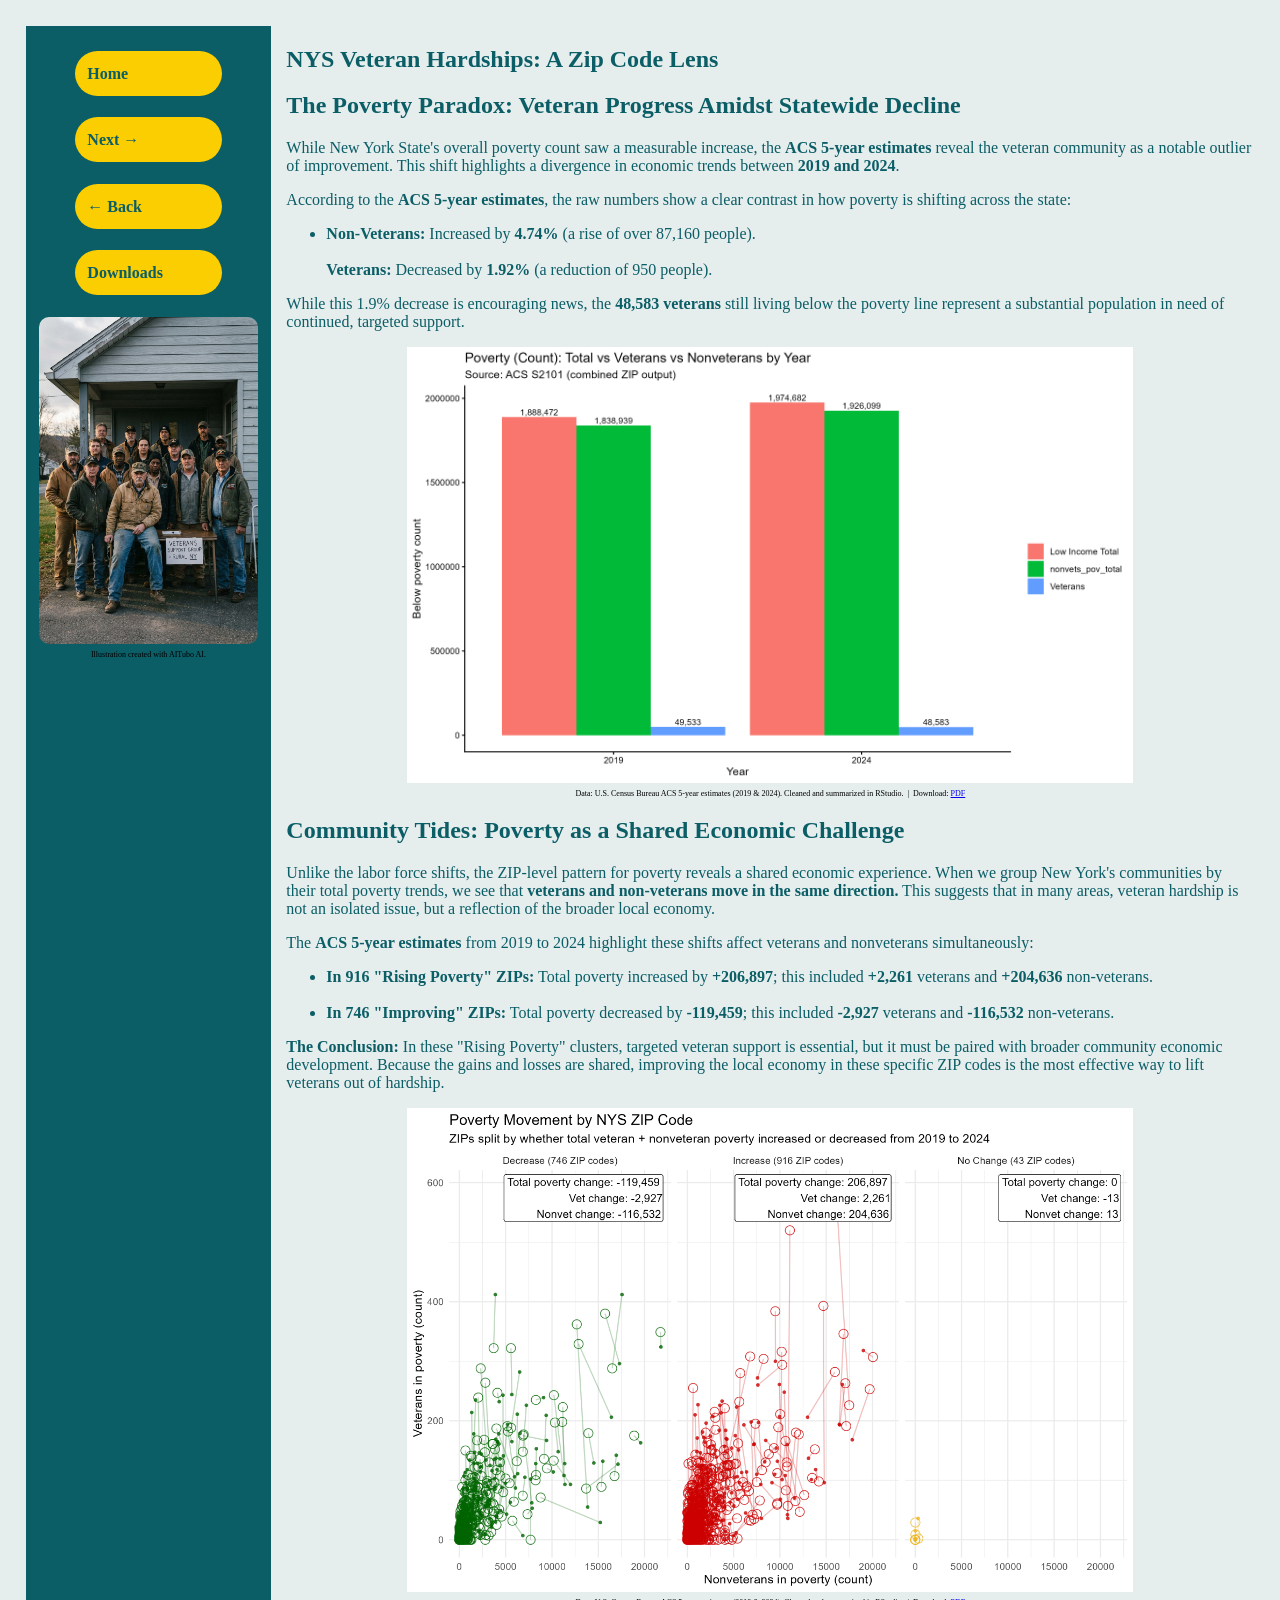
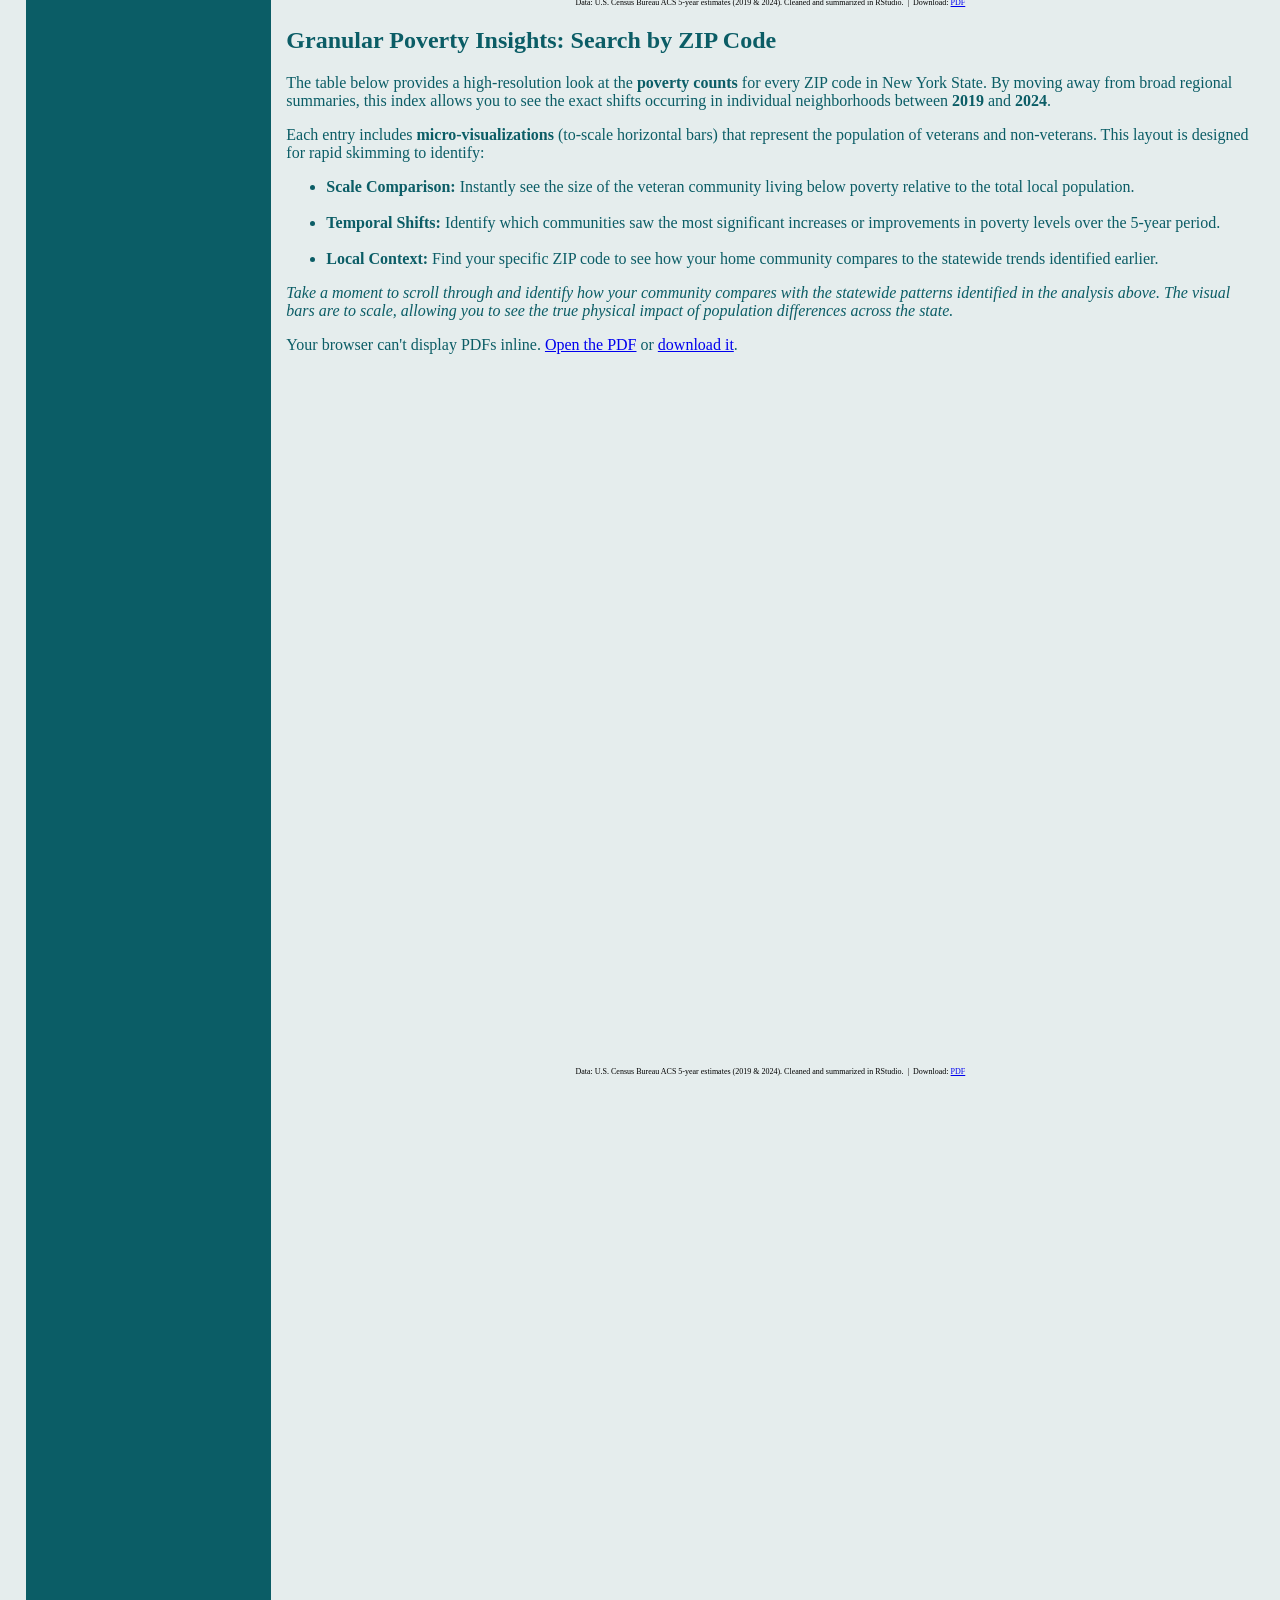
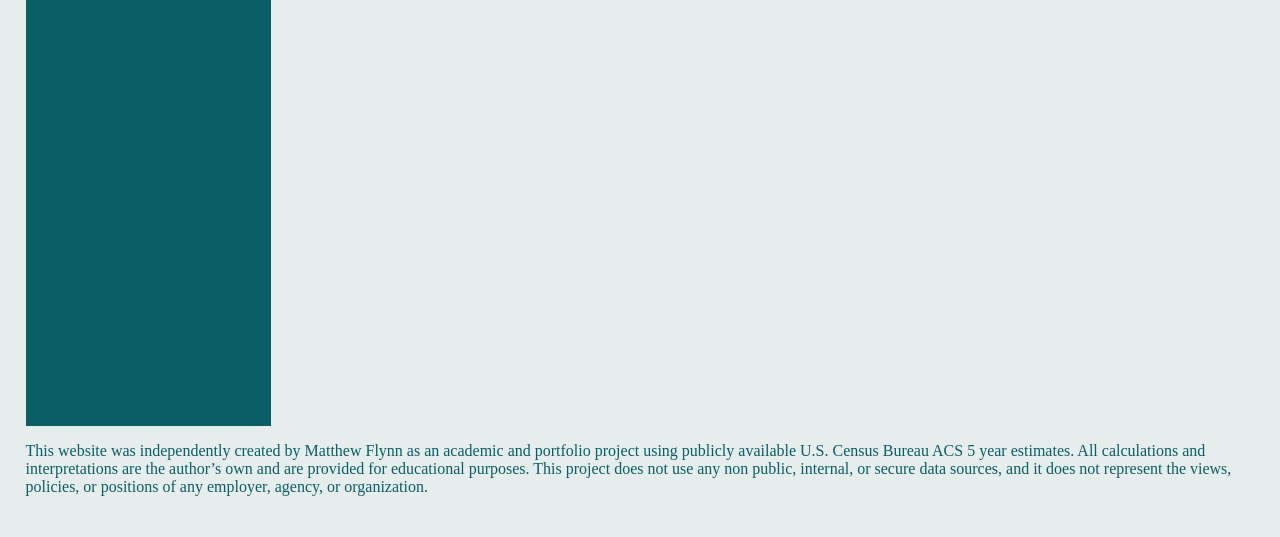
<file: NYS_Vet03.htm>
<!DOCTYPE html>
<html lang="en">
<!-- This is a note in HTML -->

<head>
    <meta charset="UTF-8">
    <meta name="viewport" content="width=device-width, initial-scale=1.0">
    <title>NYS Veteran Hardships</title>
    <link rel="stylesheet" href="CSS/style.css">

    <!-- meta tags for image credits on webpage -->
    <meta name="image-credit-vet-table" content="AITubo AI - https://aitubo.ai/art/69a1b0d38880ed7246950c5f/">

    <script src="JS/nav.js"></script>
</head>

<body>
    <nav>
        <a href="index.htm">Home</a>
        <a href="#" onclick="goNext(); return false;">Next →</a>
        <a href="#" onclick="goBack(); return false;">← Back</a>
        <a href="#" onclick="goDownloads(); return false;">Downloads</a>
    
    	<div class="nav-image-wrap">
		<img src="Images/Vet_Rural.png" alt="Illustration of unemployed veterans sitting at a support group table." class="nav-image">
		<p class="image-credit">Illustration created with AITubo AI.</p>
	</div>
    </nav>
     <section>
    <h1>NYS Veteran Hardships: A Zip Code Lens</h1>
            <h2>The Poverty Paradox: Veteran Progress Amidst Statewide Decline</h2> 
            
            <p>
                While New York State's overall poverty count saw a measurable increase, the <strong>ACS 5-year estimates</strong> reveal the veteran community as a notable outlier of improvement. This shift highlights a divergence in economic trends between <strong>2019 and 2024</strong>.
            </p>

            <p>
                According to the <strong>ACS 5-year estimates</strong>, the raw numbers show a clear contrast in how poverty is shifting across the state:
            </p>

            <ul>
                <li><strong>Non-Veterans:</strong> Increased by <strong>4.74%</strong> (a rise of over 87,160 people).</li>
                <br
                <li><strong>Veterans:</strong> Decreased by <strong>1.92%</strong> (a reduction of 950 people).</li>
            </ul>

            <p>
                While this 1.9% decrease is encouraging news, the <strong>48,583 veterans</strong> still living below the poverty line represent a substantial population in need of continued, targeted support.
            </p>

                    <!-- Counts and differences used:
                2019: Total=1,888,472 | Nonvets=1,838,939 | Vets=49,533
                2024: Total=1,974,682 | Nonvets=1,926,099 | Vets=48,583

                Differences (2024 - 2019):
                Total: 1,974,682 - 1,888,472 = +86,210
                Nonvets: 1,926,099 - 1,838,939 = +87,160
                Vets: 48,583 - 49,533 = -950

                Percent change formula:
                % change = (2024 - 2019) / 2019 * 100
                -->

        <div class="chart-wrap">
        <img class="chart-img"
       src="Processed_Data/poverty_bars_2019_2024.png"
       alt="Labor force bars 2019 vs 2024">
        <p class="image-credit">
              Data: U.S. Census Bureau ACS 5-year estimates (2019 &amp; 2024). Cleaned and summarized in RStudio.
                &nbsp;|&nbsp; Download: <a href="Processed_Data/poverty_bars_2019_2024.pdf" target="_blank" rel="noopener">PDF</a>
            </p>
        </div>


            
            <h2>Community Tides: Poverty as a Shared Economic Challenge</h2>
            
            <p>
                Unlike the labor force shifts, the ZIP-level pattern for poverty reveals a shared economic experience. When we group New York's communities by their total poverty trends, we see that <strong>veterans and non-veterans move in the same direction.</strong> This suggests that in many areas, veteran hardship is not an isolated issue, but a reflection of the broader local economy.
            </p>

            <p>
                The <strong>ACS 5-year estimates</strong> from 2019 to 2024 highlight these shifts affect veterans and nonveterans simultaneously:
            </p>

            <ul>
                <li><strong>In 916 "Rising Poverty" ZIPs:</strong> Total poverty increased by <strong>+206,897</strong>; this included <strong>+2,261</strong> veterans and <strong>+204,636</strong> non-veterans.</li>
                <br>
                <li><strong>In 746 "Improving" ZIPs:</strong> Total poverty decreased by <strong>-119,459</strong>; this included <strong>-2,927</strong> veterans and <strong>-116,532</strong> non-veterans.</li>
            </ul>

            <p>
                <strong>The Conclusion:</strong> In these "Rising Poverty" clusters, targeted veteran support is essential, but it must be paired with broader community economic development. Because the gains and losses are shared, improving the local economy in these specific ZIP codes is the most effective way to lift veterans out of hardship.
            </p>
                <!-- Numbers used (from your poverty movement chart):
                Decrease group: 746 ZIP codes | Total change = -119,459 | Vet change = -2,927 | Nonvet change = -116,532
                Increase group: 916 ZIP codes | Total change = +206,897 | Vet change = +2,261 | Nonvet change = +204,636
                -->

        <div class="chart-wrap">
        <img class="chart-img"
       src="Processed_Data/Poverty_Movement_NYS_ZIP_Landscape.png"
       alt="Labor force movement 2019 vs 2024">
        <p class="image-credit">
              Data: U.S. Census Bureau ACS 5-year estimates (2019 &amp; 2024). Cleaned and summarized in RStudio.
                &nbsp;|&nbsp; Download: <a href="Processed_Data/Poverty_Movement_NYS_ZIP_Landscape.pdf" target="_blank" rel="noopener">PDF</a>
            </p>
        </div>

            <h2>Granular Poverty Insights: Search by ZIP Code</h2>
        
        <p>
            The table below provides a high-resolution look at the <strong>poverty counts</strong> for every ZIP code in New York State. By moving away from broad regional summaries, this index allows you to see the exact shifts occurring in individual neighborhoods between <strong>2019</strong> and <strong>2024</strong>.
        </p>

        <p>
            Each entry includes <strong>micro-visualizations</strong> (to-scale horizontal bars) that represent the population of veterans and non-veterans. This layout is designed for rapid skimming to identify:
        </p>

        <ul>
            <li><strong>Scale Comparison:</strong> Instantly see the size of the veteran community living below poverty relative to the total local population.</li>
            <br>
            <li><strong>Temporal Shifts:</strong> Identify which communities saw the most significant increases or improvements in poverty levels over the 5-year period.</li>
            <br>
            <li><strong>Local Context:</strong> Find your specific ZIP code to see how your home community compares to the statewide trends identified earlier.</li>
        </ul>

        <p><em> Take a moment to scroll through and identify how your community compares with the statewide patterns identified in the analysis above.
            The visual bars are to scale, allowing you to see the true physical impact of population differences across the state.
        </em></p>
        <object class="pdf-viewer"
        data="Processed_Data/poverty_zip_bars_2019_2024.pdf"
        type="application/pdf">
        <p>
        Your browser can't display PDFs inline.
        <a href="Processed_Data/poverty_zip_bars_2019_2024.pdf" target="_blank" rel="noopener">Open the PDF</a>
        or <a href="Processed_Data/poverty_zip_bars_2019_2024.pdf" download>download it</a>.
    </p>

    </object>       
                <p class="image-credit">
              Data: U.S. Census Bureau ACS 5-year estimates (2019 &amp; 2024). Cleaned and summarized in RStudio.
                &nbsp;|&nbsp; Download: <a href="Processed_Data/poverty_zip_bars_2019_2024.pdf"
                 target="_blank" rel="noopener">PDF</a>
            </p> 
            
    </section>
            <footer class="site-footer">
            <p>
                This website was independently created by Matthew Flynn as an academic and portfolio project using publicly available U.S. Census Bureau ACS 5 year estimates.
                All calculations and interpretations are the author’s own and are provided for educational purposes. This project does not use any non public, internal, or
                secure data sources, and it does not represent the views, policies, or positions of any employer, agency, or organization.
            </p>
</footer>
</body> 
</html>
</file>
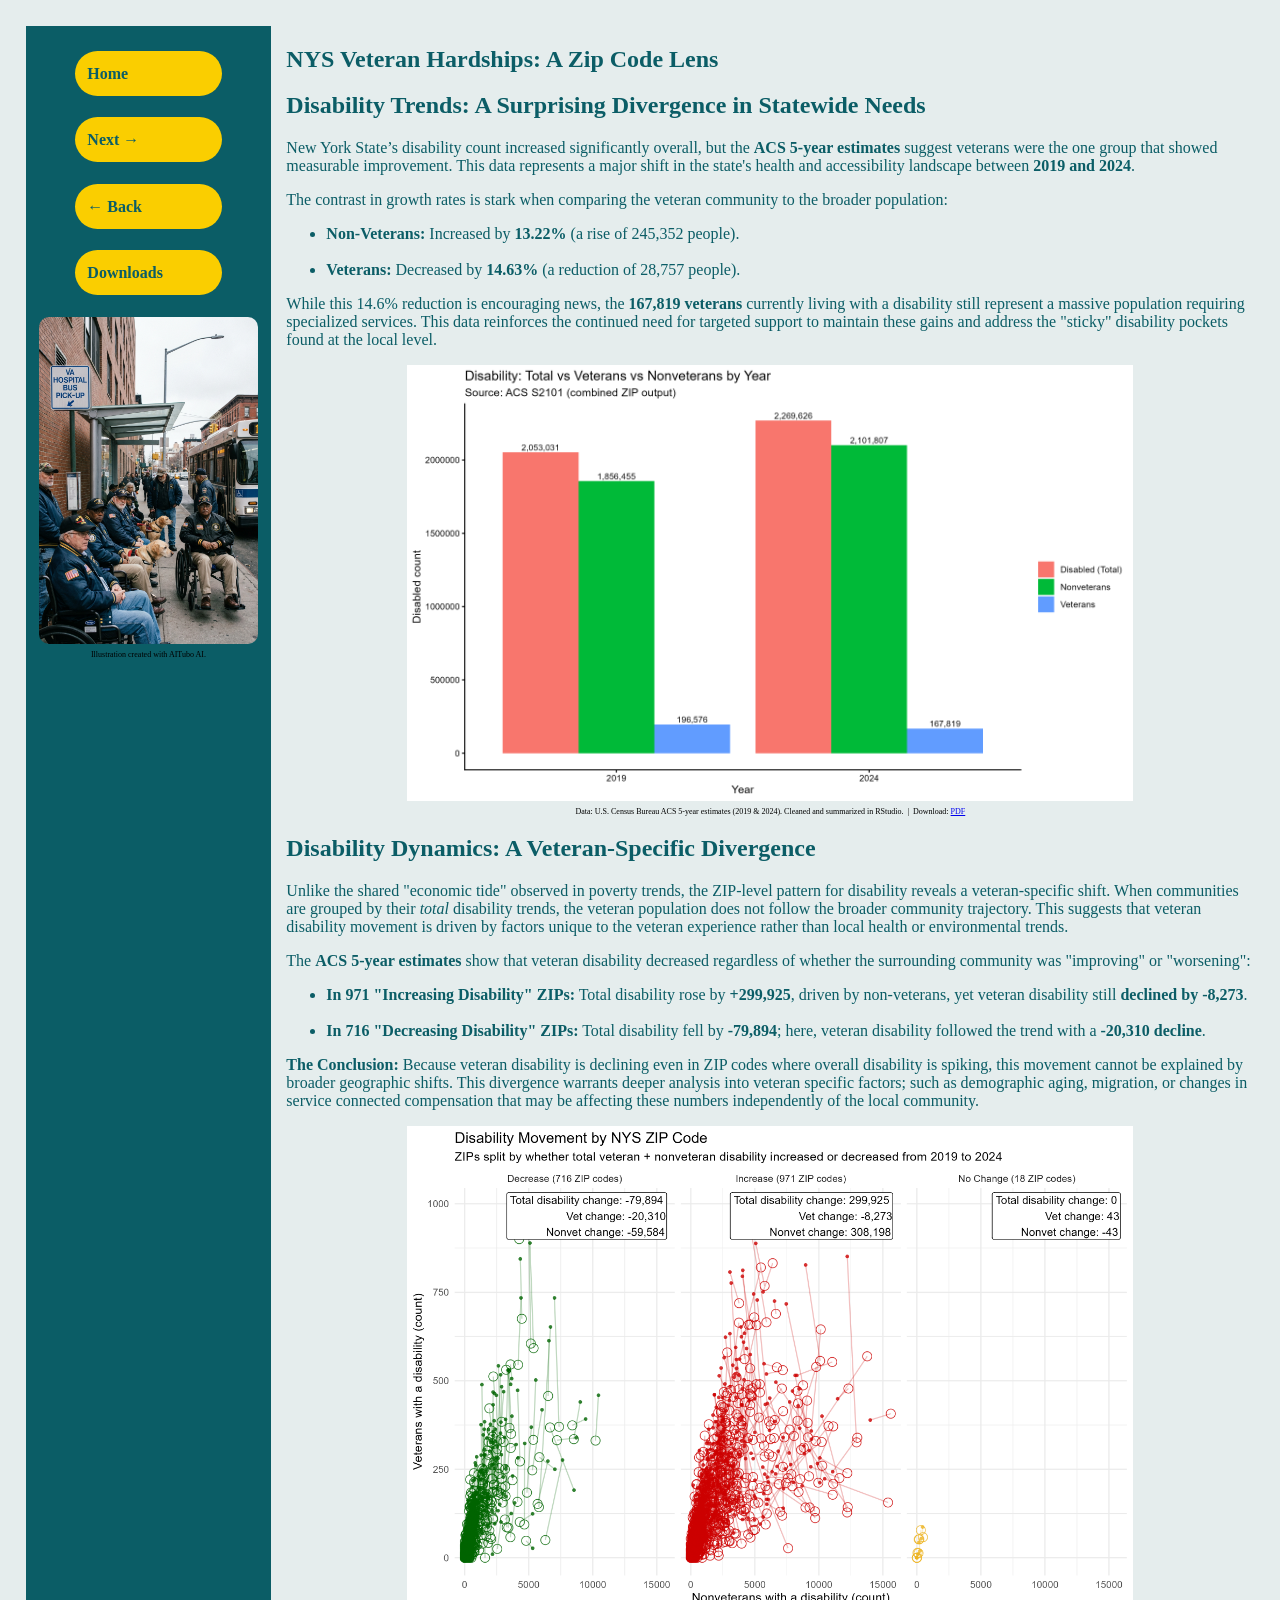
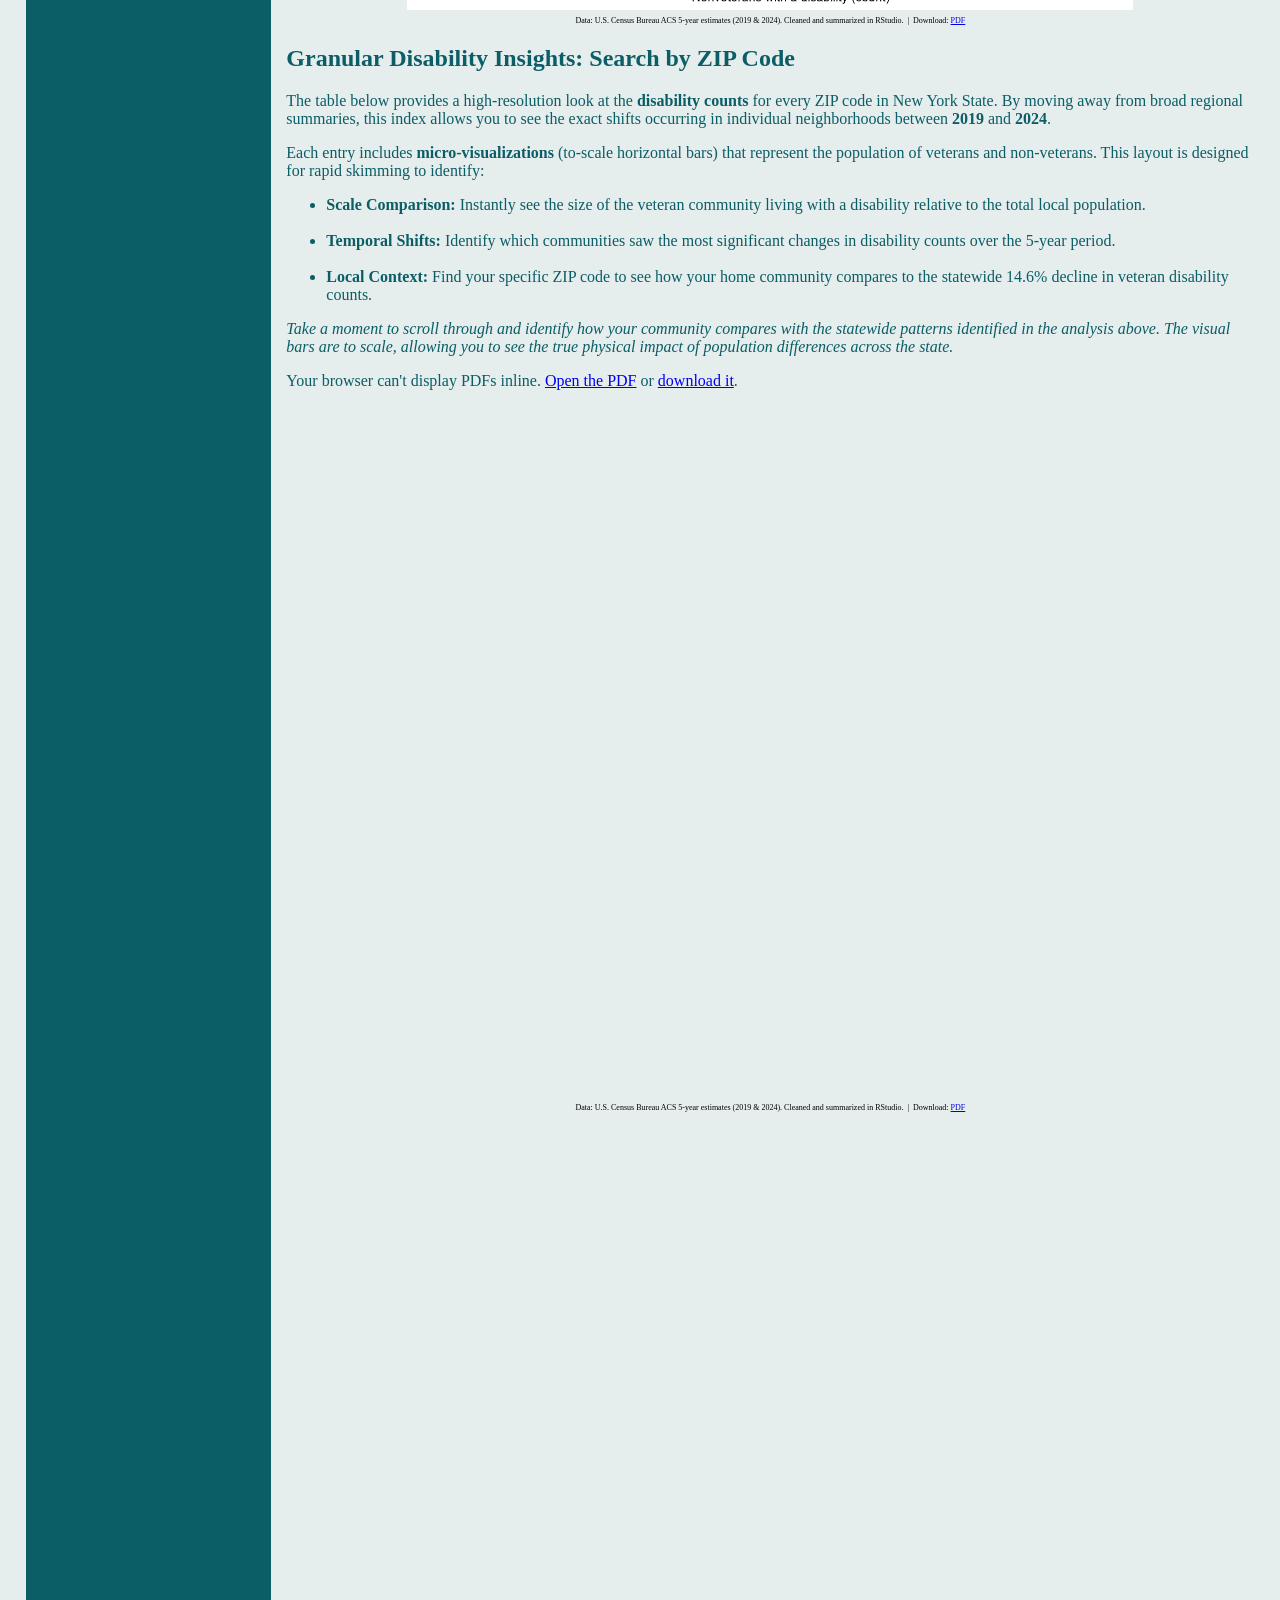
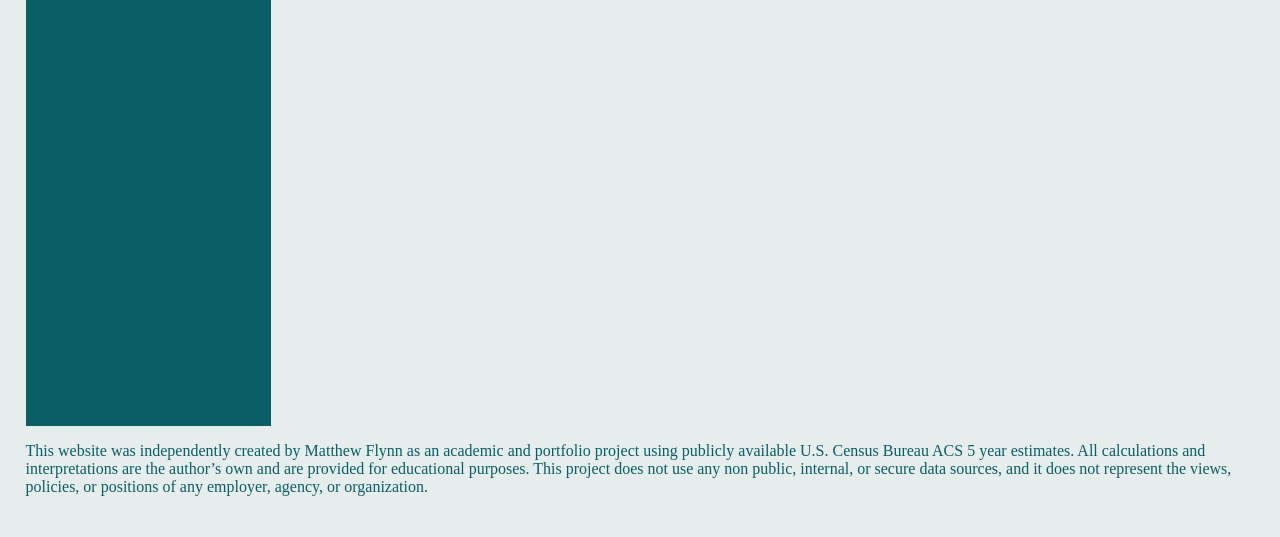
<file: NYS_Vet04.htm>
<!DOCTYPE html>
<html lang="en">
<!-- This is a note in HTML -->

<head>
    <meta charset="UTF-8">
    <meta name="viewport" content="width=device-width, initial-scale=1.0">
    <title>NYS Veteran Hardships Disability</title>
    <link rel="stylesheet" href="CSS/style.css">

    <!-- meta tags for image credits on webpage -->
    <meta name="image-credit-vet-table" content="AITubo AI - https://aitubo.ai/art/69a1b0d38880ed7246950c5f/">

    <script src="JS/nav.js"></script>
</head>

<body>
    <nav>
        <a href="index.htm">Home</a>
        <a href="#" onclick="goNext(); return false;">Next →</a>
        <a href="#" onclick="goBack(); return false;">← Back</a>
        <a href="#" onclick="goDownloads(); return false;">Downloads</a>
    
    	<div class="nav-image-wrap">
		<img src="Images/Vet_VA.png" alt="Illustration of unemployed veterans sitting at a support group table." class="nav-image">
		<p class="image-credit">Illustration created with AITubo AI.</p>
	</div>
    </nav>
         <section>
        
            
            <h1>NYS Veteran Hardships: A Zip Code Lens</h1>
        <h2>Disability Trends: A Surprising Divergence in Statewide Needs</h2>

        <p>
            New York State’s disability count increased significantly overall, but the <strong>ACS 5-year estimates</strong> suggest veterans were the one group that showed measurable improvement. This data represents a major shift in the state's health and accessibility landscape between <strong>2019 and 2024</strong>.
        </p>

        <p>
            The contrast in growth rates is stark when comparing the veteran community to the broader population:
        </p>

        <ul>
            <li><strong>Non-Veterans:</strong> Increased by <strong>13.22%</strong> (a rise of 245,352 people).</li>
            <br>
            <li><strong>Veterans:</strong> Decreased by <strong>14.63%</strong> (a reduction of 28,757 people).</li>
        </ul>

        <p>
            While this 14.6% reduction is encouraging news, the <strong>167,819 veterans</strong> currently living with a disability still represent a massive population requiring specialized services. This data reinforces the continued need for targeted support to maintain these gains and address the "sticky" disability pockets found at the local level.
        </p>
            <!-- Numbers used (disability chart):
            2019: Total=2,053,031 | Nonvets=1,856,455 | Vets=196,576
            2024: Total=2,269,626 | Nonvets=2,101,807 | Vets=167,819

            Differences (2024 - 2019):
            Total: +216,595
            Nonvets: +245,352
            Vets: -28,757

            Percent change formula used:
            % change = (2024 - 2019) / 2019 * 100

            Calculated:
            Total: (2,269,626 - 2,053,031) / 2,053,031 * 100 = 10.55%
            Nonvets: (2,101,807 - 1,856,455) / 1,856,455 * 100 = 13.22%
            Vets: (167,819 - 196,576) / 196,576 * 100 = -14.63%
            -->

       

        <div class="chart-wrap">
        <img class="chart-img"
       src="Processed_Data/disability_bars_2019_2024.png"
       alt="Disability bars 2019 vs 2024">
        <p class="image-credit">
              Data: U.S. Census Bureau ACS 5-year estimates (2019 &amp; 2024). Cleaned and summarized in RStudio.
                &nbsp;|&nbsp; Download: <a href="Processed_Data/disability_bars_2019_2024.pdf" target="_blank" rel="noopener">PDF</a>
            </p>
        </div>

         
        <h2>Disability Dynamics: A Veteran-Specific Divergence</h2>

        <p>
            Unlike the shared "economic tide" observed in poverty trends, the ZIP-level pattern for disability reveals a veteran-specific shift. When communities are grouped by their <em>total</em> disability trends, the veteran population does not follow the broader community trajectory. This suggests that veteran disability movement is driven by factors unique to the veteran experience rather than local health or environmental trends.
        </p>

        <p>
            The <strong>ACS 5-year estimates</strong> show that veteran disability decreased regardless of whether the surrounding community was "improving" or "worsening":
        </p>

        <ul>
            <li><strong>In 971 "Increasing Disability" ZIPs:</strong> Total disability rose by <strong>+299,925</strong>, driven by non-veterans, yet veteran disability still <strong>declined by -8,273</strong>.</li>
            <br>
            <li><strong>In 716 "Decreasing Disability" ZIPs:</strong> Total disability fell by <strong>-79,894</strong>; here, veteran disability followed the trend with a <strong>-20,310 decline</strong>.</li>
        </ul>

        <p>
            <strong>The Conclusion:</strong> Because veteran disability is declining even in ZIP codes where overall disability is spiking, this movement cannot be explained by broader geographic shifts. This divergence warrants deeper analysis into veteran specific factors; such as demographic aging, migration, or changes in service connected compensation that may be affecting these numbers independently of the local community.
        </p>


            <!-- ZIP group counts used:
            Decrease group: 716 ZIP codes; total -79,894. Vet -20,310, nonvet -59,584
            Increase group: 971 ZIP codes; total 299,925, vet -8,273, nonvet 308,198

            Direction noted from totals:
            Both groups: veteran disability change is negative (declines) in both decrease and increase groups
            -->
        <div class="chart-wrap">
        <img class="chart-img"
       src="Processed_Data/Disability_Movement_NYS_ZIP_Landscape.png"
       alt="Disability movement 2019 vs 2024">
        <p class="image-credit">
              Data: U.S. Census Bureau ACS 5-year estimates (2019 &amp; 2024). Cleaned and summarized in RStudio.
                &nbsp;|&nbsp; Download: <a href="Processed_Data/Disability_Movement_NYS_ZIP_Landscape.pdf" target="_blank" rel="noopener">PDF</a>
            </p>
        </div>


        <h2>Granular Disability Insights: Search by ZIP Code</h2>
        
        <p>
            The table below provides a high-resolution look at the <strong>disability counts</strong> for every ZIP code in New York State. By moving away from broad regional summaries, this index allows you to see the exact shifts occurring in individual neighborhoods between <strong>2019</strong> and <strong>2024</strong>.
        </p>

        <p>
            Each entry includes <strong>micro-visualizations</strong> (to-scale horizontal bars) that represent the population of veterans and non-veterans. This layout is designed for rapid skimming to identify:
        </p>

        <ul>
            <li><strong>Scale Comparison:</strong> Instantly see the size of the veteran community living with a disability relative to the total local population.</li>
            <br>
            <li><strong>Temporal Shifts:</strong> Identify which communities saw the most significant changes in disability counts over the 5-year period.</li>
            <br>
            <li><strong>Local Context:</strong> Find your specific ZIP code to see how your home community compares to the statewide 14.6% decline in veteran disability counts.</li>
        </ul>

        <p><em> 
            Take a moment to scroll through and identify how your community compares with the statewide patterns identified in the analysis above. 
            The visual bars are to scale, allowing you to see the true physical impact of population differences across the state.
        </em></p>

        <object class="pdf-viewer"
        data="Processed_Data/disability_zip_bars_2019_2024.pdf"
        type="application/pdf">
        <p>
        Your browser can't display PDFs inline.
        <a href="Processed_Data/disability_zip_bars_2019_2024.pdf" target="_blank" rel="noopener">Open the PDF</a>
        or <a href="Processed_Data/disability_zip_bars_2019_2024.pdf" download>download it</a>.
    </p>

    </object>       
                <p class="image-credit">
              Data: U.S. Census Bureau ACS 5-year estimates (2019 &amp; 2024). Cleaned and summarized in RStudio.
                &nbsp;|&nbsp; Download: <a href="Processed_Data/disability_zip_bars_2019_2024.pdf"
                 target="_blank" rel="noopener">PDF</a>
            </p> 
            
    </section>
            <footer class="site-footer">
            <p>
                This website was independently created by Matthew Flynn as an academic and portfolio project using publicly available U.S. Census Bureau ACS 5 year estimates.
                All calculations and interpretations are the author’s own and are provided for educational purposes. This project does not use any non public, internal, or
                secure data sources, and it does not represent the views, policies, or positions of any employer, agency, or organization.
            </p>
</footer>
</body> 
</html>
</file>
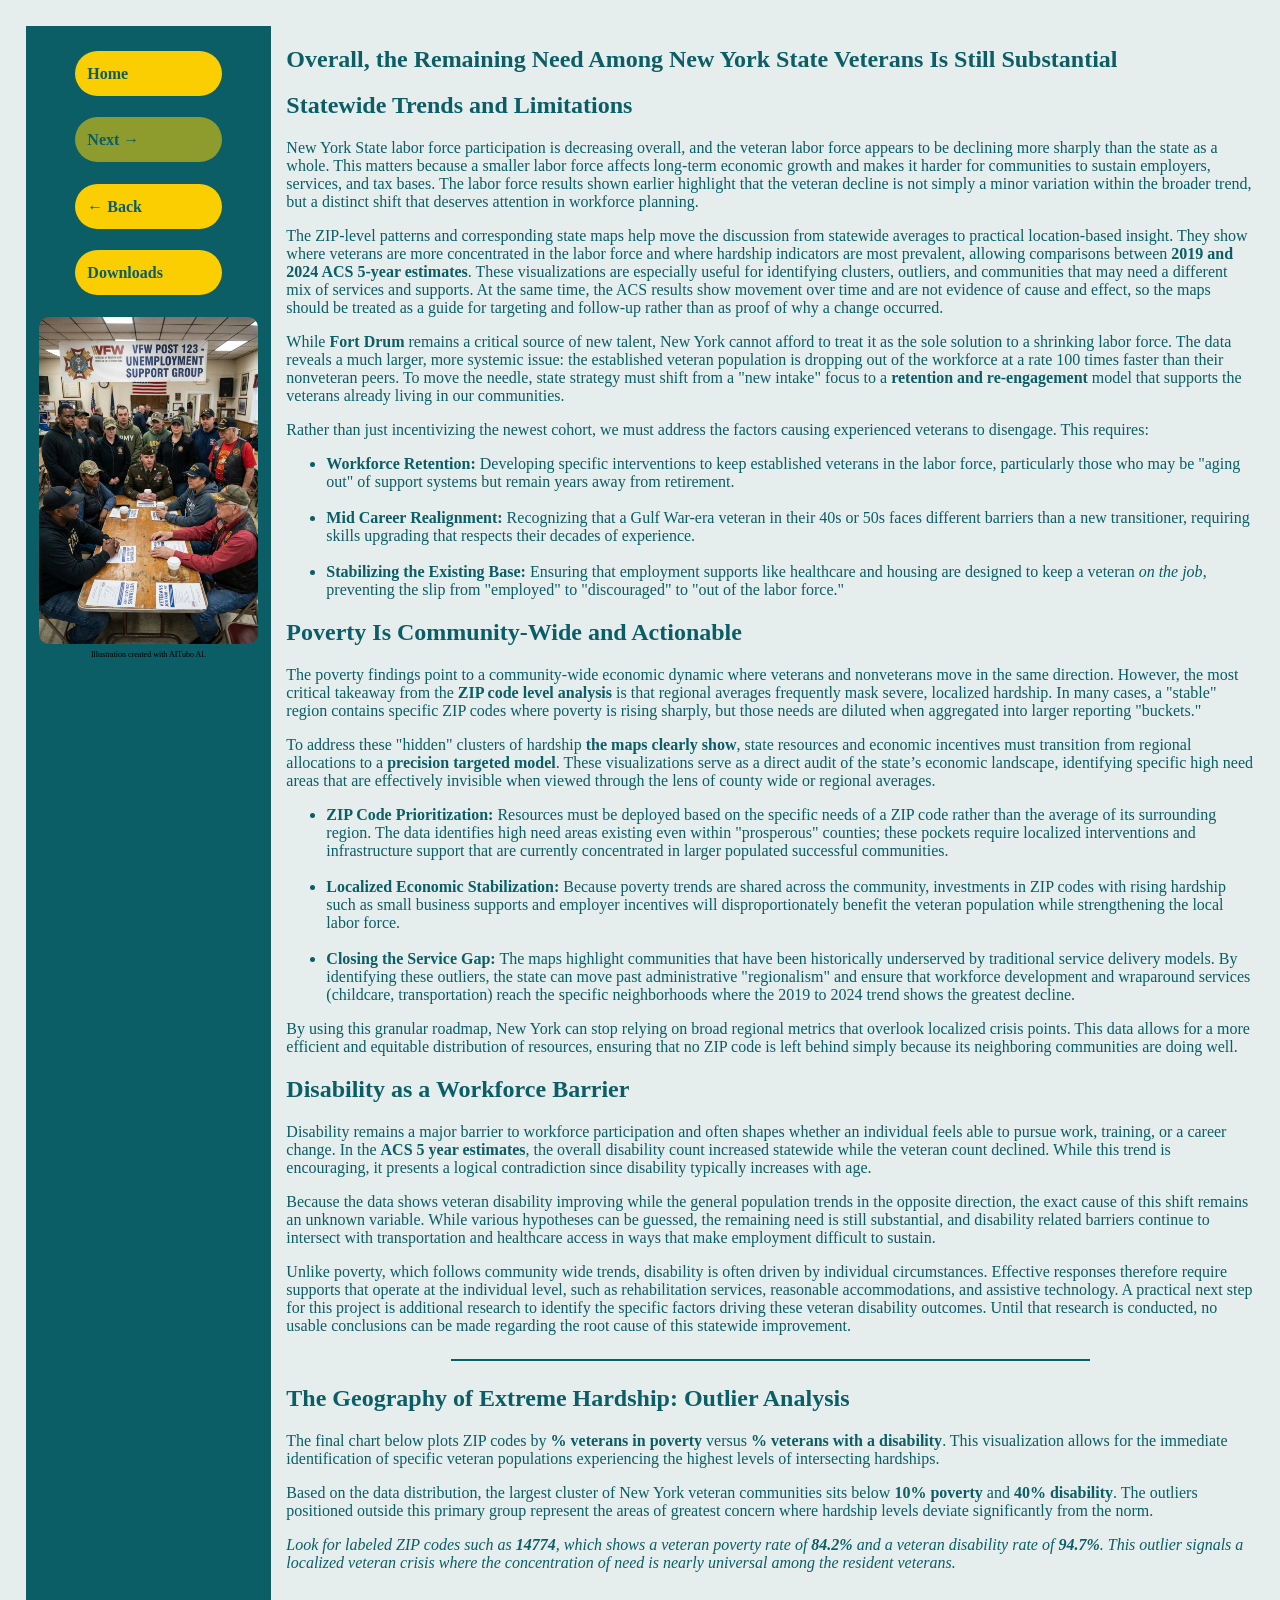
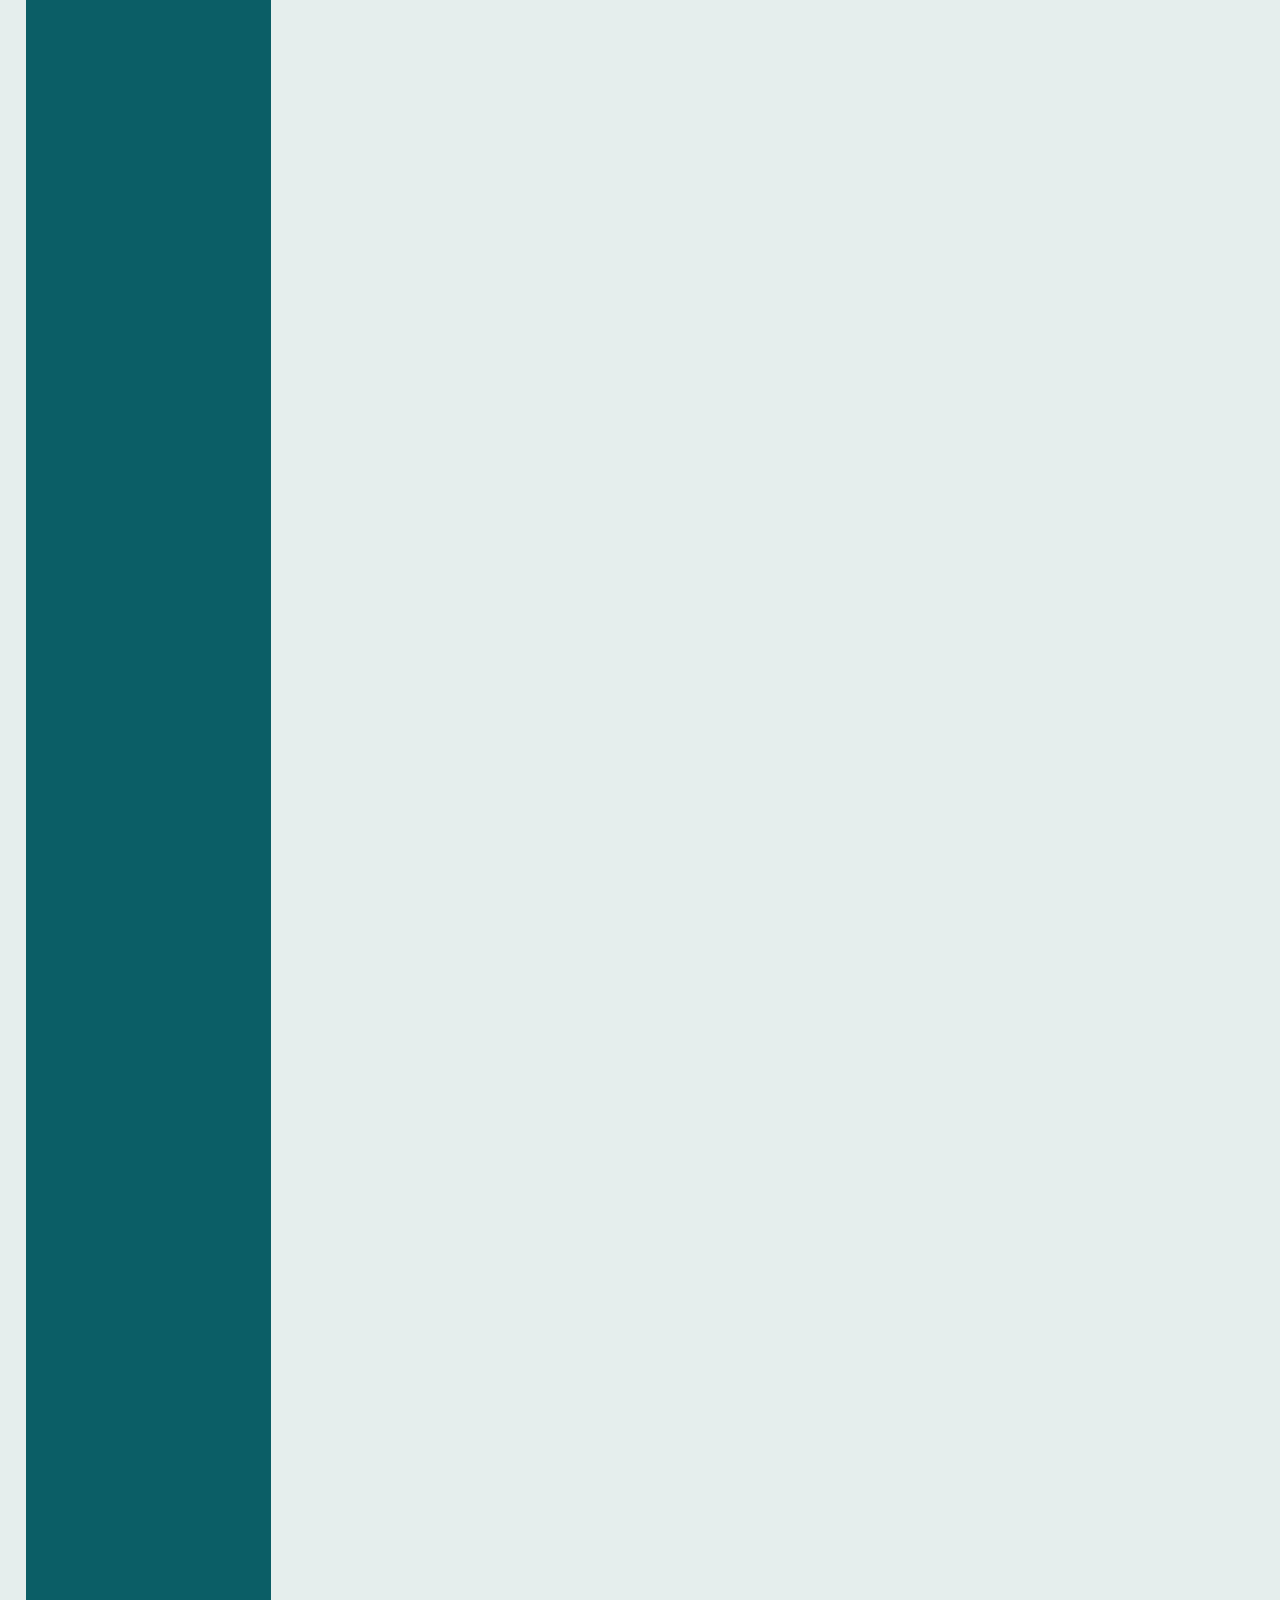
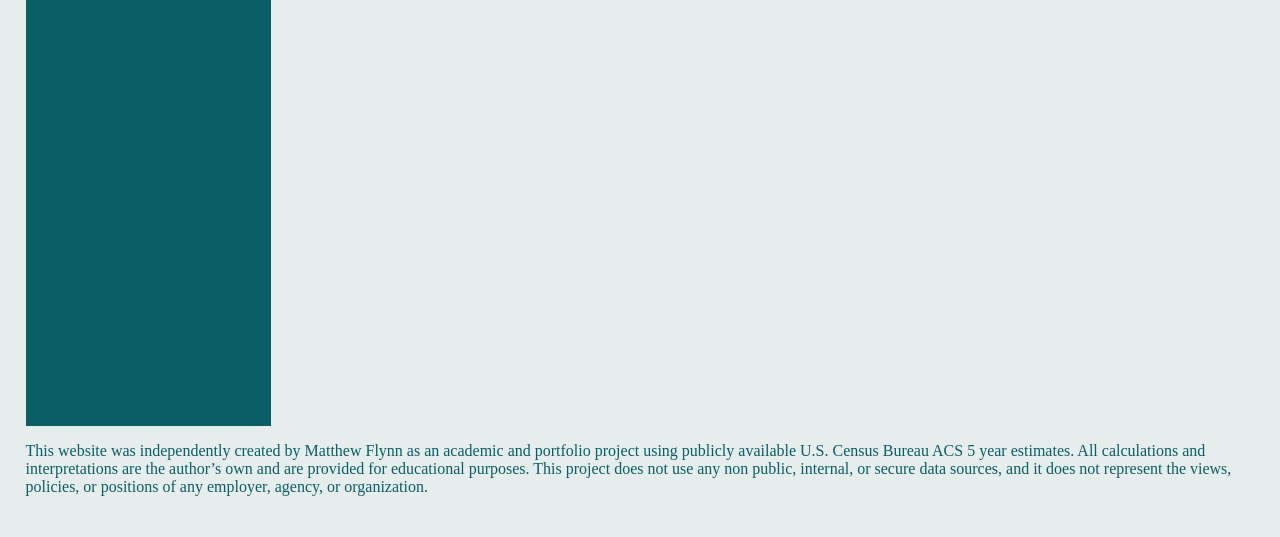
<file: NYS_Vet05.htm>
<!DOCTYPE html>
<html lang="en">
<!-- This is a note in HTML   -->

<head>
    <meta charset="UTF-8">
    <meta name="viewport" content="width=device-width, initial-scale=1.0">
    <title>NYS Veteran Hardships</title>
    <link rel="stylesheet" href="CSS/style.css">

    <!-- meta tags for image credits on webpage -->
    <meta name="image-credit-vet-table" content="AITubo AI - https://aitubo.ai/art/69a1b0d38880ed7246950c5f/">

    <script src="JS/nav.js"></script>
</head>

<body>
    <nav>
        <a href="index.htm">Home</a>
        <!-- next disabled on Home -->
        <a class="nav-disabled" href="#">Next →</a>
        <a href="#" onclick="goBack(); return false;">← Back</a>
        <a href="#" onclick="goDownloads(); return false;">Downloads</a>
    
    	<div class="nav-image-wrap">
		<img src="Images/Vet_VFW.png" alt="Illustration of unemployed veterans sitting at a support group table." class="nav-image">
		<p class="image-credit">Illustration created with AITubo AI.</p>
	</div>

    </nav>

             <section>
        

                             <h1>Overall, the Remaining Need Among New York State Veterans Is Still Substantial</h1>
                  
        <h2>Statewide Trends and Limitations</h2>
        <p>
            New York State labor force participation is decreasing overall, and the veteran labor force appears to be declining more sharply than the state as a whole. This matters because a smaller labor force affects long-term economic growth and makes it harder for communities to sustain employers, services, and tax bases. The labor force results shown earlier highlight that the veteran decline is not simply a minor variation within the broader trend, but a distinct shift that deserves attention in workforce planning.
        </p>

        <p>
            The ZIP-level patterns and corresponding state maps help move the discussion from statewide averages to practical location-based insight. They show where veterans are more concentrated in the labor force and where hardship indicators are most prevalent, allowing comparisons between <strong>2019 and 2024 ACS 5-year estimates</strong>. These visualizations are especially useful for identifying clusters, outliers, and communities that may need a different mix of services and supports. At the same time, the ACS results show movement over time and are not evidence of cause and effect, so the maps should be treated as a guide for targeting and follow-up rather than as proof of why a change occurred.
        </p>



<p>
            While <strong>Fort Drum</strong> remains a critical source of new talent, New York cannot afford to treat it as the sole solution to a shrinking labor force. The data reveals a much larger, more systemic issue: the established veteran population is dropping out of the workforce at a rate 100 times faster than their nonveteran peers. To move the needle, state strategy must shift from a "new intake" focus to a <strong>retention and re-engagement</strong> model that supports the veterans already living in our communities.
        </p>

        <p>
            Rather than just incentivizing the newest cohort, we must address the factors causing experienced veterans to disengage. This requires:
        </p>

        <ul>
            <li><strong>Workforce Retention:</strong> Developing specific interventions to keep established veterans in the labor force, particularly those who may be "aging out" of support systems but remain years away from retirement.</li>
            <br>
            <li><strong>Mid Career Realignment:</strong> Recognizing that a Gulf War-era veteran in their 40s or 50s faces different barriers than a new transitioner, requiring skills upgrading that respects their decades of experience.</li>
            <br>
            <li><strong>Stabilizing the Existing Base:</strong> Ensuring that employment supports like healthcare and housing are designed to keep a veteran <em>on the job</em>, preventing the slip from "employed" to "discouraged" to "out of the labor force."</li>
        </ul>

       <h2>Poverty Is Community-Wide and Actionable</h2>
        <p>
            The poverty findings point to a community-wide economic dynamic where veterans and nonveterans move in the same direction. However, the most critical takeaway from the <strong>ZIP code level analysis</strong> is that regional averages frequently mask severe, localized hardship. In many cases, a "stable" region contains specific ZIP codes where poverty is rising sharply, but those needs are diluted when aggregated into larger reporting "buckets."
        </p>

                    <p>
                To address these "hidden" clusters of hardship <strong>the maps clearly show</strong>, state resources and economic incentives must transition from regional allocations to a <strong>precision targeted model</strong>. These visualizations serve as a direct audit of the state’s economic landscape, identifying specific high need areas that are effectively invisible when viewed through the lens of county wide or regional averages.
            </p>
                    <ul>
                <li><strong>ZIP Code Prioritization:</strong> Resources must be deployed based on the specific needs of a ZIP code rather than the average of its surrounding region. The data identifies high need areas existing even within "prosperous" counties; these pockets require localized interventions and infrastructure support that are currently concentrated in larger populated successful communities.</li>
                <br>
                <li><strong>Localized Economic Stabilization:</strong> Because poverty trends are shared across the community, investments in ZIP codes with rising hardship such as small business supports and employer incentives will disproportionately benefit the veteran population while strengthening the local labor force.</li>
                <br>
                <li><strong>Closing the Service Gap:</strong> The maps highlight communities that have been historically underserved by traditional service delivery models. By identifying these outliers, the state can move past administrative "regionalism" and ensure that workforce development and wraparound services (childcare, transportation) reach the specific neighborhoods where the 2019 to 2024 trend shows the greatest decline.</li>
            </ul>

        <p>
            By using this granular roadmap, New York can stop relying on broad regional metrics that overlook localized crisis points. This data allows for a more efficient and equitable distribution of resources, ensuring that no ZIP code is left behind simply because its neighboring communities are doing well.
        </p>
        <h2>Disability as a Workforce Barrier</h2>
        <p>
            Disability remains a major barrier to workforce participation and often shapes whether an individual feels able to pursue work, training, or a career change. In the <strong>ACS 5 year estimates</strong>, the overall disability count increased statewide while the veteran count declined. While this trend is encouraging, it presents a logical contradiction since disability typically increases with age.
        </p>

        <p>
            Because the data shows veteran disability improving while the general population trends in the opposite direction, the exact cause of this shift remains an unknown variable. While various hypotheses can be guessed, the remaining need is still substantial, and disability related barriers continue to intersect with transportation and healthcare access in ways that make employment difficult to sustain.
        </p>

        <p>
            Unlike poverty, which follows community wide trends, disability is often driven by individual circumstances. Effective responses therefore require supports that operate at the individual level, such as rehabilitation services, reasonable accommodations, and assistive technology. A practical next step for this project is additional research to identify the specific factors driving these veteran disability outcomes. Until that research is conducted, no usable conclusions can be made regarding the root cause of this statewide improvement.
        </p>          

                                

                        <hr class="section-divider">



<h2>The Geography of Extreme Hardship: Outlier Analysis</h2>

        <p>
            The final chart below plots ZIP codes by <strong>% veterans in poverty</strong> versus <strong>% veterans with a disability</strong>. This visualization allows for the immediate identification of specific veteran populations experiencing the highest levels of intersecting hardships.
        </p>

        <p>
            Based on the data distribution, the largest cluster of New York veteran communities sits below <strong>10% poverty</strong> and <strong>40% disability</strong>. The outliers positioned outside this primary group represent the areas of greatest concern where hardship levels deviate significantly from the norm.
        </p>

        <p><em>
            Look for labeled ZIP codes such as <strong>14774</strong>, which shows a veteran poverty rate of <strong>84.2%</strong> and a veteran disability rate of <strong>94.7%</strong>. This outlier signals a localized veteran crisis where the concentration of need is nearly universal among the resident veterans.
        </em></p>

                        
        <div class='tableauPlaceholder' id='viz1773164688616' style='position: relative'><noscript><a href='#'><img alt=' ' src='https:&#47;&#47;public.tableau.com&#47;static&#47;images&#47;NY&#47;NYSVeteranHardshipsbyZipCode&#47;HardshipHotspots&#47;1_rss.png' style='border: none' /></a></noscript><object class='tableauViz'  style='display:none;'><param name='host_url' value='https%3A%2F%2Fpublic.tableau.com%2F' /> <param name='embed_code_version' value='3' /> <param name='site_root' value='' /><param name='name' value='NYSVeteranHardshipsbyZipCode&#47;HardshipHotspots' /><param name='tabs' value='no' /><param name='toolbar' value='yes' /><param name='static_image' value='https:&#47;&#47;public.tableau.com&#47;static&#47;images&#47;NY&#47;NYSVeteranHardshipsbyZipCode&#47;HardshipHotspots&#47;1.png' /> <param name='animate_transition' value='yes' /><param name='display_static_image' value='yes' /><param name='display_spinner' value='yes' /><param name='display_overlay' value='yes' /><param name='display_count' value='yes' /><param name='language' value='en-US' /></object></div>                <script type='text/javascript'>                    var divElement = document.getElementById('viz1773164688616');                    var vizElement = divElement.getElementsByTagName('object')[0];                    vizElement.style.width='100%';vizElement.style.height=(divElement.offsetWidth*0.75)+'px';                    var scriptElement = document.createElement('script');                    scriptElement.src = 'https://public.tableau.com/javascripts/api/viz_v1.js';                    vizElement.parentNode.insertBefore(scriptElement, vizElement);                </script>


            </section>
            <footer class="site-footer">
            <p>
                This website was independently created by Matthew Flynn as an academic and portfolio project using publicly available U.S. Census Bureau ACS 5 year estimates.
                All calculations and interpretations are the author’s own and are provided for educational purposes. This project does not use any non public, internal, or
                secure data sources, and it does not represent the views, policies, or positions of any employer, agency, or organization.
            </p>
</footer>
</body> 
</html>
</file>
<file: CSS/style.css>
body{
	background-color: #E5EDED;
	margin: 1%;
	padding: 1%;
	color: #0B5D66;
}

nav{
	border: 0.5em solid #0B5D66;
	color: #0B5D66;
	background-color: #65999E;
	display: flex;
	justify-content: space-between;
	align-items: center;
	flex-wrap: nowrap;
	gap: 0.35rem;
	padding: 0.5rem;
	overflow-x: auto;
}

nav a,
nav .nav-disabled{
	box-sizing: border-box;
	display: inline-block;
	line-height: 2.2rem;
	height: 2.8rem;
	color: #0B5D66;
	background-color: #FACE00;
	text-decoration: none;
	margin: 0;
	padding: 0 0.8rem;
	border-radius: 25px;
	font-weight: bold;
	white-space: nowrap;
	flex: 0 0 auto;

}

/* Disabled nav "button" (use on index page for Back) */
nav .nav-disabled{
	opacity: 0.55;
	background-color: #8FA66A;   /* pick your disabled color */
	color: #0B5D66;
	cursor: not-allowed;
	user-select: none;
	pointer-events: none;
}


.nav-image-wrap{
	display: none;
}

.image-credit{
	display: none;
}

.pdf-viewer{
  width: 100%;
  min-width: 200px;

  aspect-ratio: 4 / 3;
  height: auto;

  /* key: give it real viewing height so you don’t need the inner PDF scrollbar */
  min-height: 75vh;     /* adjust: 60vh–90vh */
  border: 0;
  display: block;
}

.chart-wrap{
  width: 100%;
  margin: 0 auto;
  display: block;        /* normal document flow */
  overflow: visible;     /* IMPORTANT: don’t crop */
}

.chart-img{
  display: block;
  width: 100%;
  height: auto;
  max-width: 100%;
}

.section-divider{
  width: 66%;
  margin: 1.5rem auto;   /* centers it */
  border: 0;
  border-top: 2px solid  #0B5D66;
}
 /* +++++++++++++++small screen++++++++++++++++++++++++++++++++++++++++++++++++++ */
@media all and (min-width:900px){

	body{
		background-color: #E5EDED;
	}

	section{
    height: auto;          /* let content determine height */
  overflow: visible;     /* no inner scroll */
  min-height: 100vh;     /* still fills the screen */
  
}

	nav{
		border: 1px solid #0B5D66;
		color: #E5EDED;
		background-color: #0B5D66;
		display: flex;
		flex-direction: column;
		width: 20%;
		min-width: 125px;
		margin-right: 15px;
		  min-height: 100vh;
  		height: 400vh;          /* about 4 screens tall */
		float: left;
		padding: 1.5rem 0;
		box-sizing: border-box;
		text-align: center;
		overflow: hidden;
	}

	nav a,
	nav .nav-disabled{
		display: block;
		width: 60%;
		line-height: 45px;
		height: 45px;
		color: #0B5D66;
		background-color: #FACE00;
		text-decoration: none;
		margin: 0 auto 1rem auto;
		padding-left: 0.75rem;
		border-radius: 25px;
		box-sizing: border-box;
		text-align: left;
		font-weight: bold;
		flex: 0 0 auto;
}

.nav-image-wrap{
	flex: 1 1 auto;
	width: 90%;
	margin: 0 auto;
	display: flex;
	flex-direction: column;
	justify-content: flex-start;
	align-items: center;
	overflow: hidden;
	min-height: 2rem;
}

.nav-image{
	display: block;
	width: 100%;
	height: auto;
	border-radius: 10px;
}

.image-credit{
	display: block;
	margin-top: 0.35rem;
	font-size: 0.5em;
	color: #000000;
	text-align: center;
}

	section{
	display: block;
	  min-height: 100vh;
  		height: 400vh;          /* about 4 screens tall */
	overflow: auto;
	background-color: #E5EDED;
	color: #0B5D66;
	margin-left: calc(1% + 1em);
}
.pdf-viewer{
  width: 100%;
  min-width: 200px;

  /* height follows width */
  aspect-ratio: 4 / 3;   /* change this: 16/9, 1/1, etc. */

  /* don’t force 100vh */
  height: auto;

  border: 0;
  display: block;
}
.chart-wrap{
  width: 100%;
  margin: 0 auto;
  display: block;        /* normal document flow */
  overflow: visible;     /* IMPORTANT: don’t crop */
}

.chart-img{
  display: block;
  width: 75%;
  height: auto;
  margin: 0 auto; 
}
}
</file>
